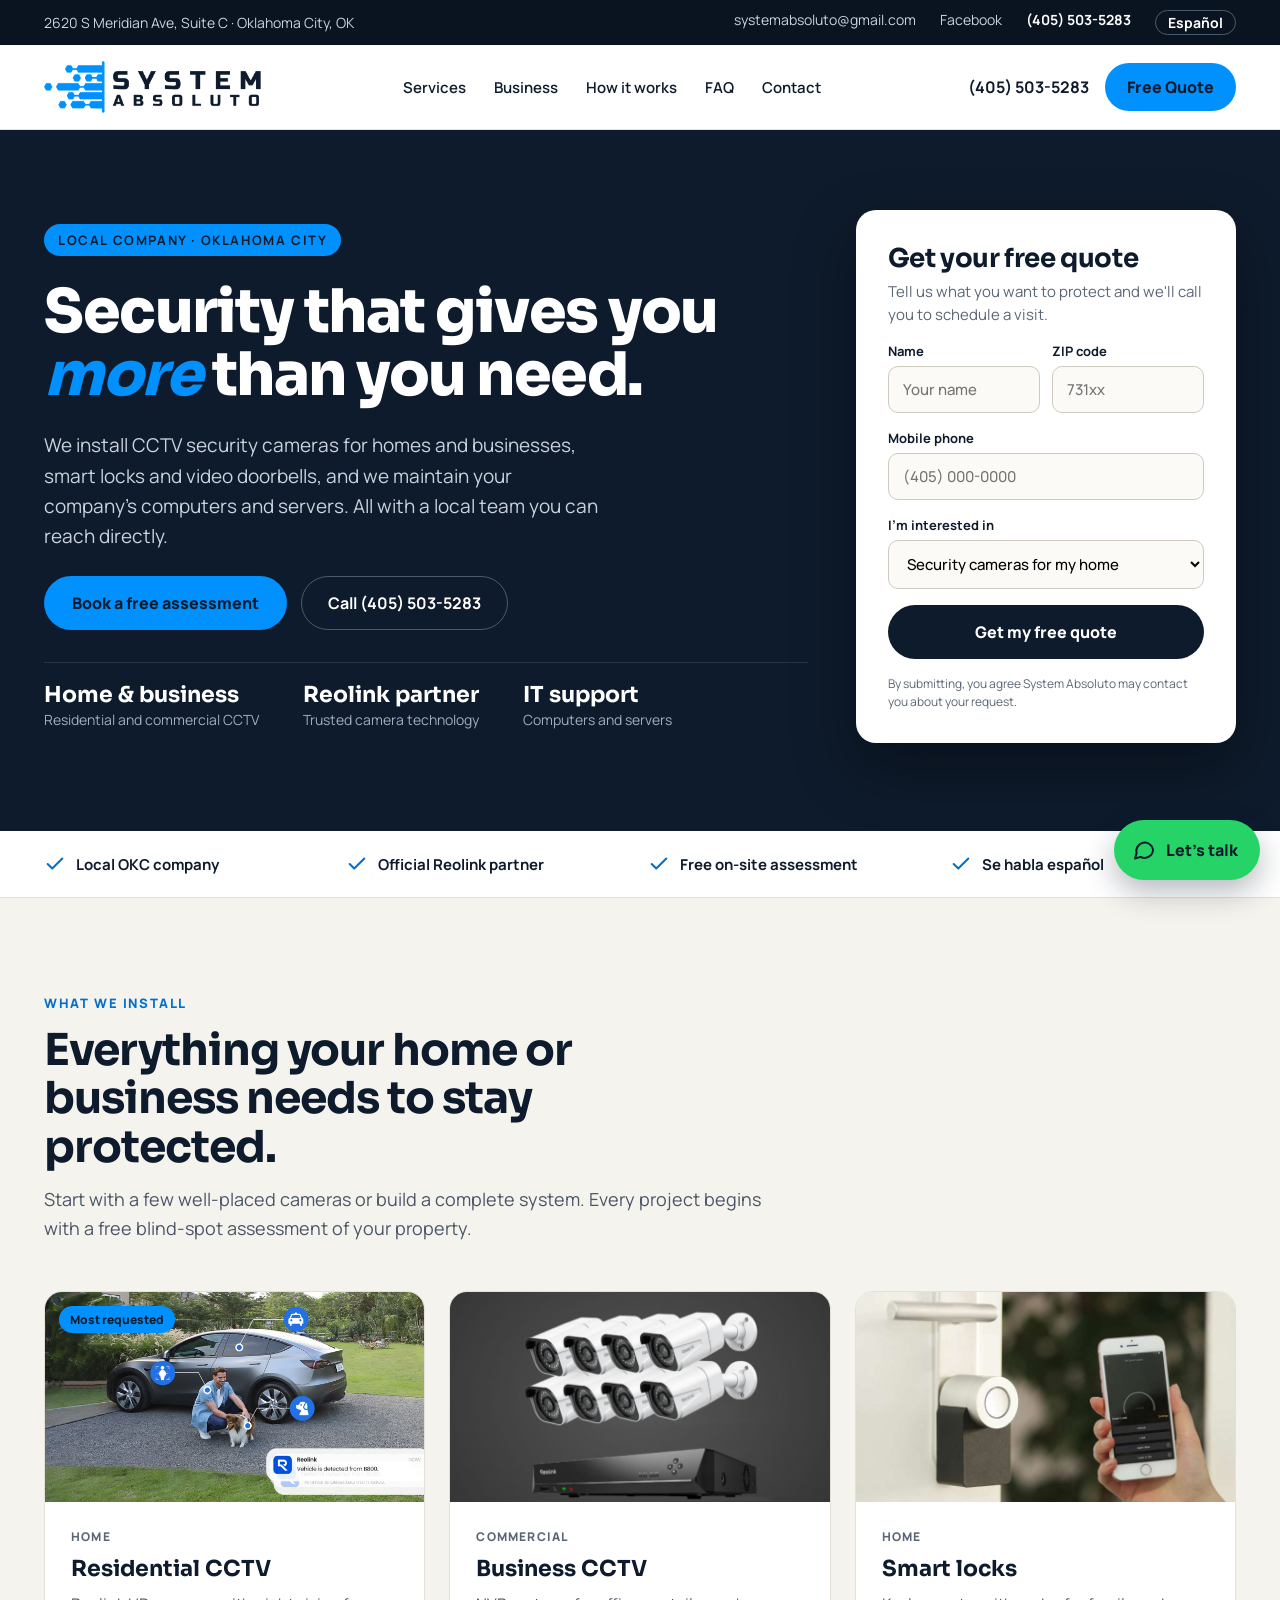
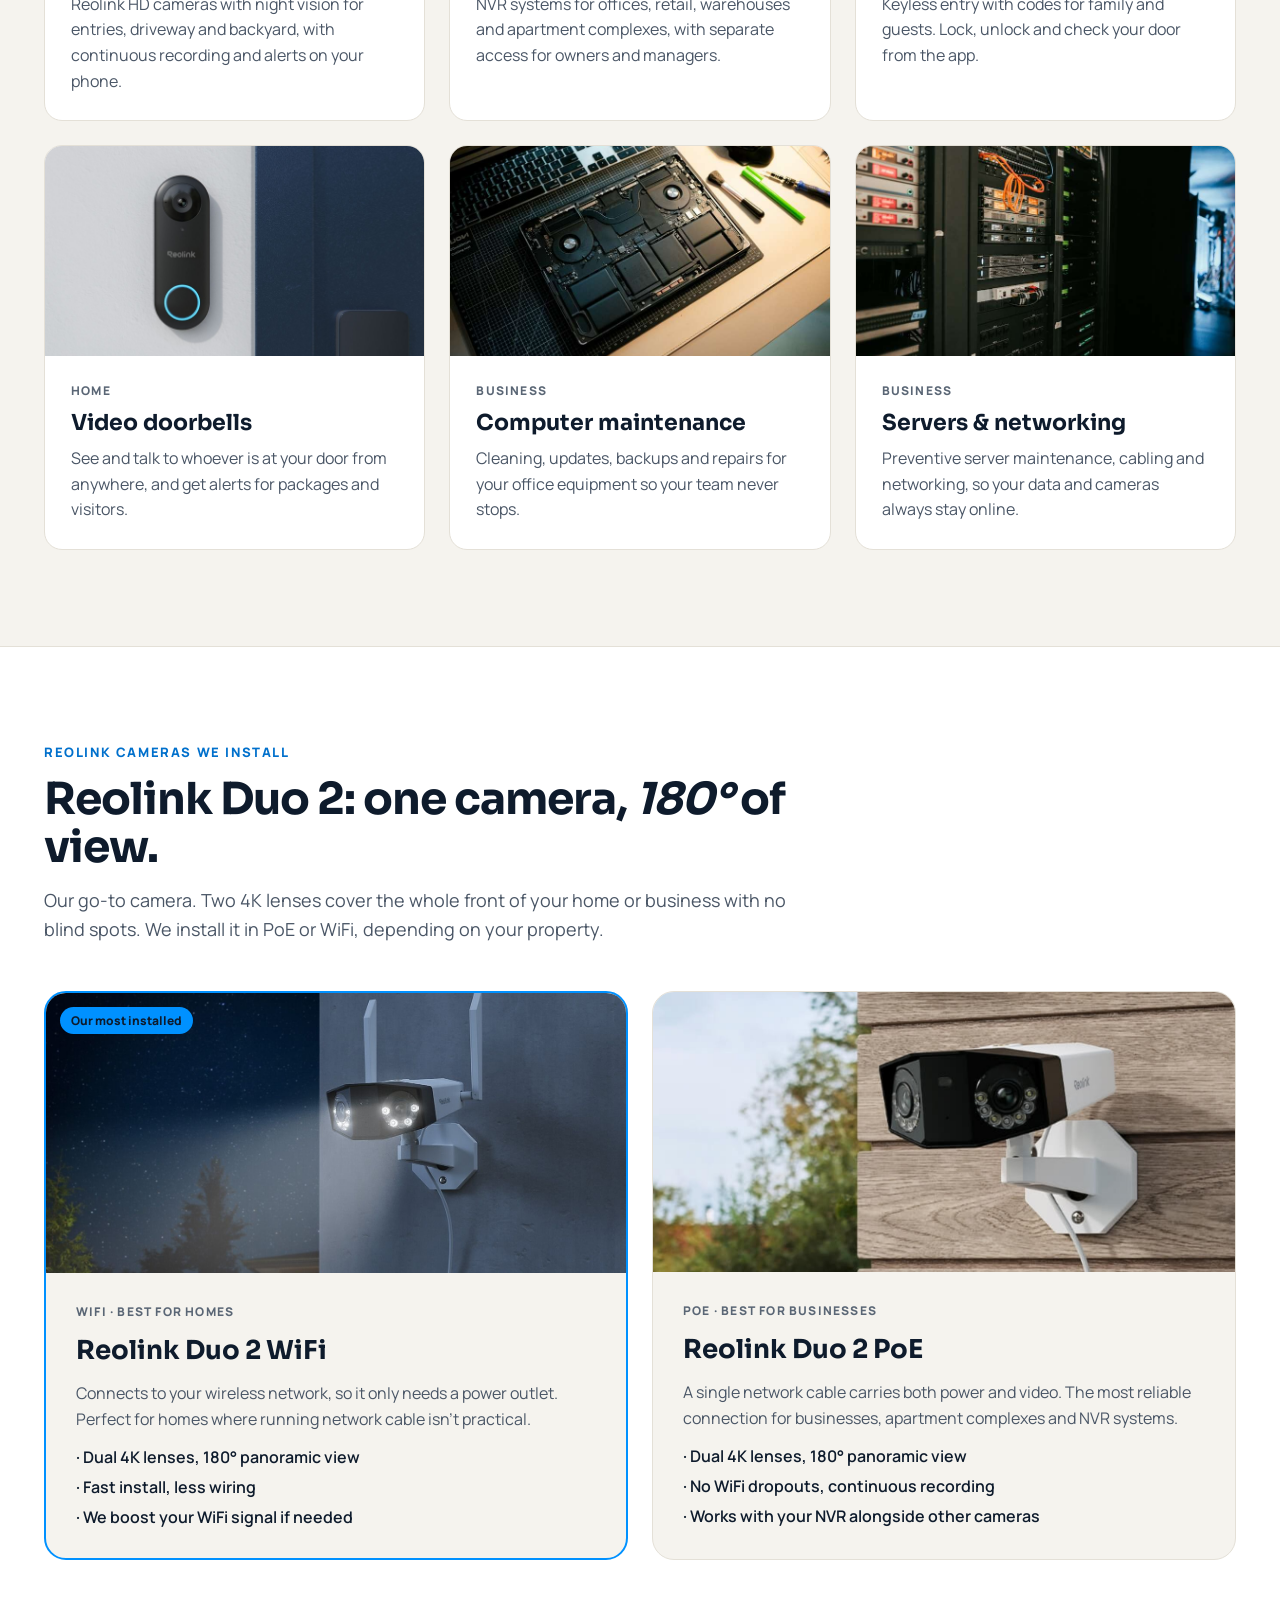
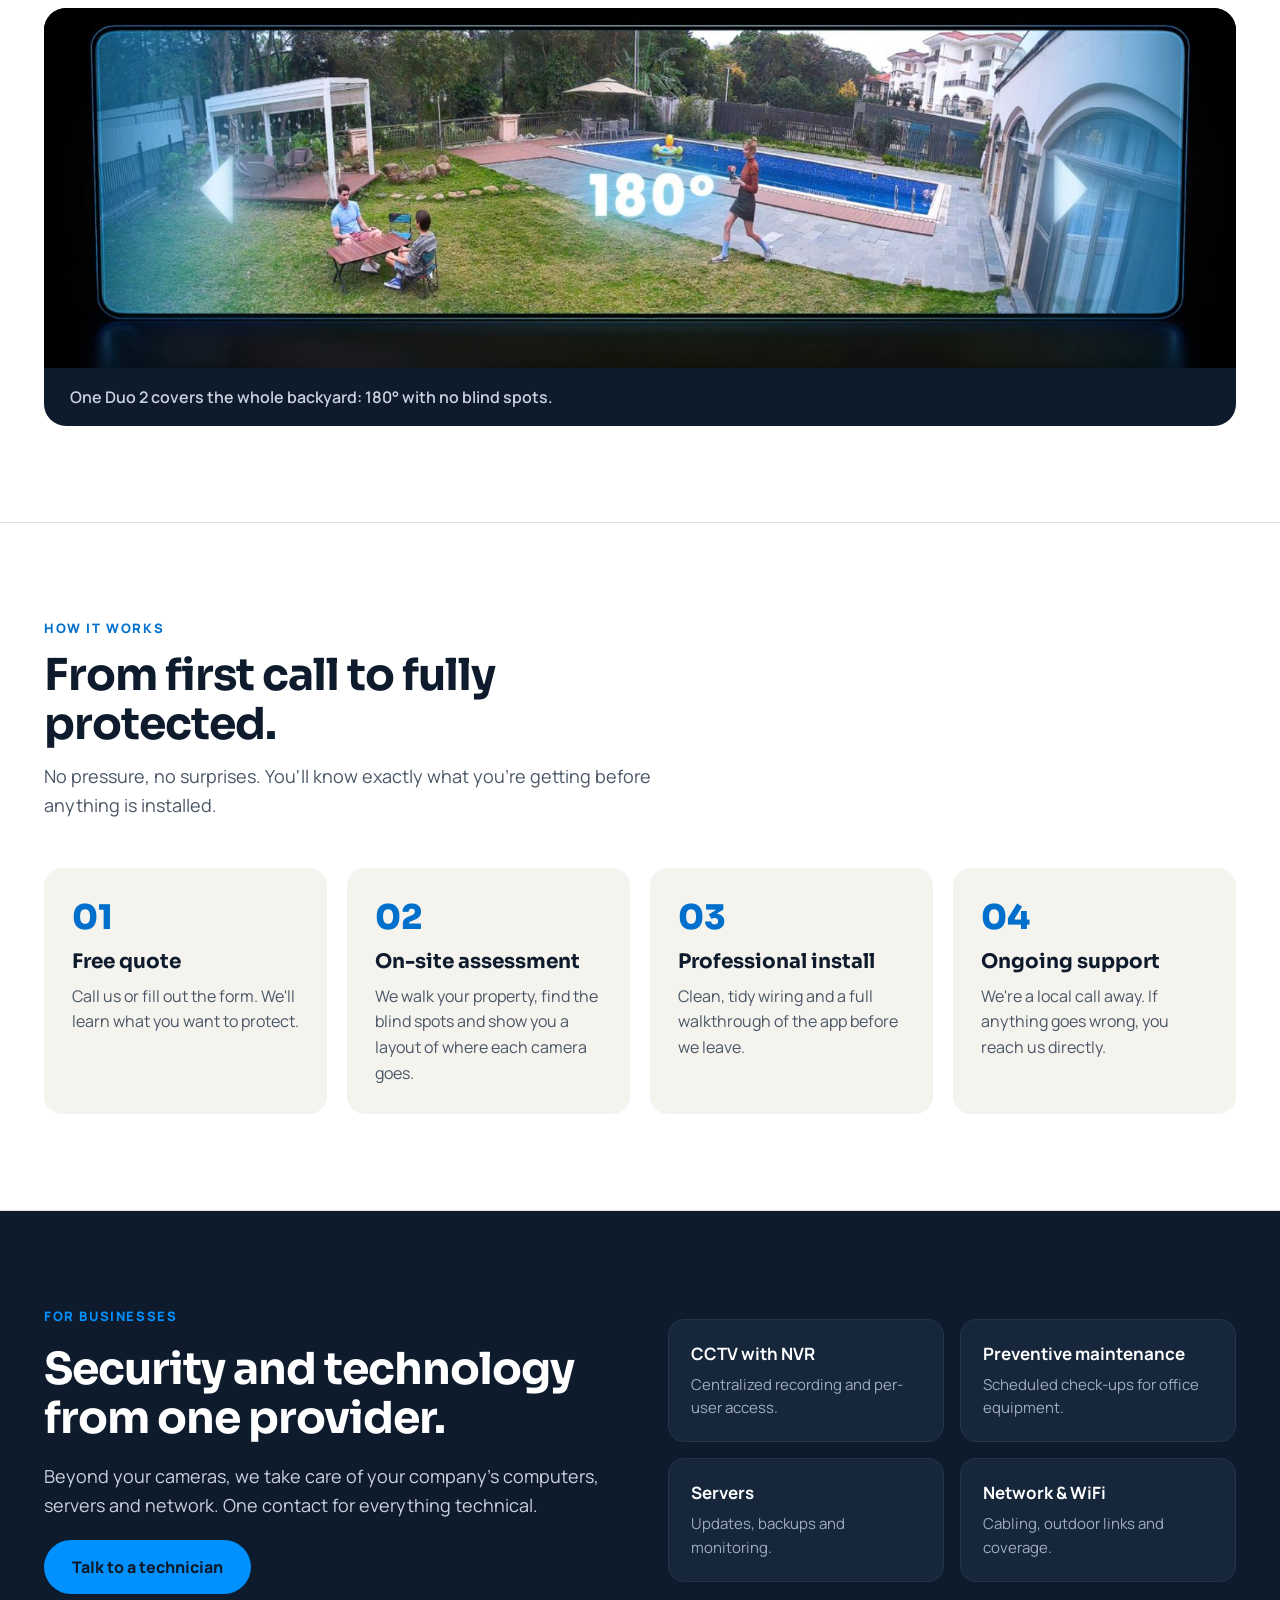
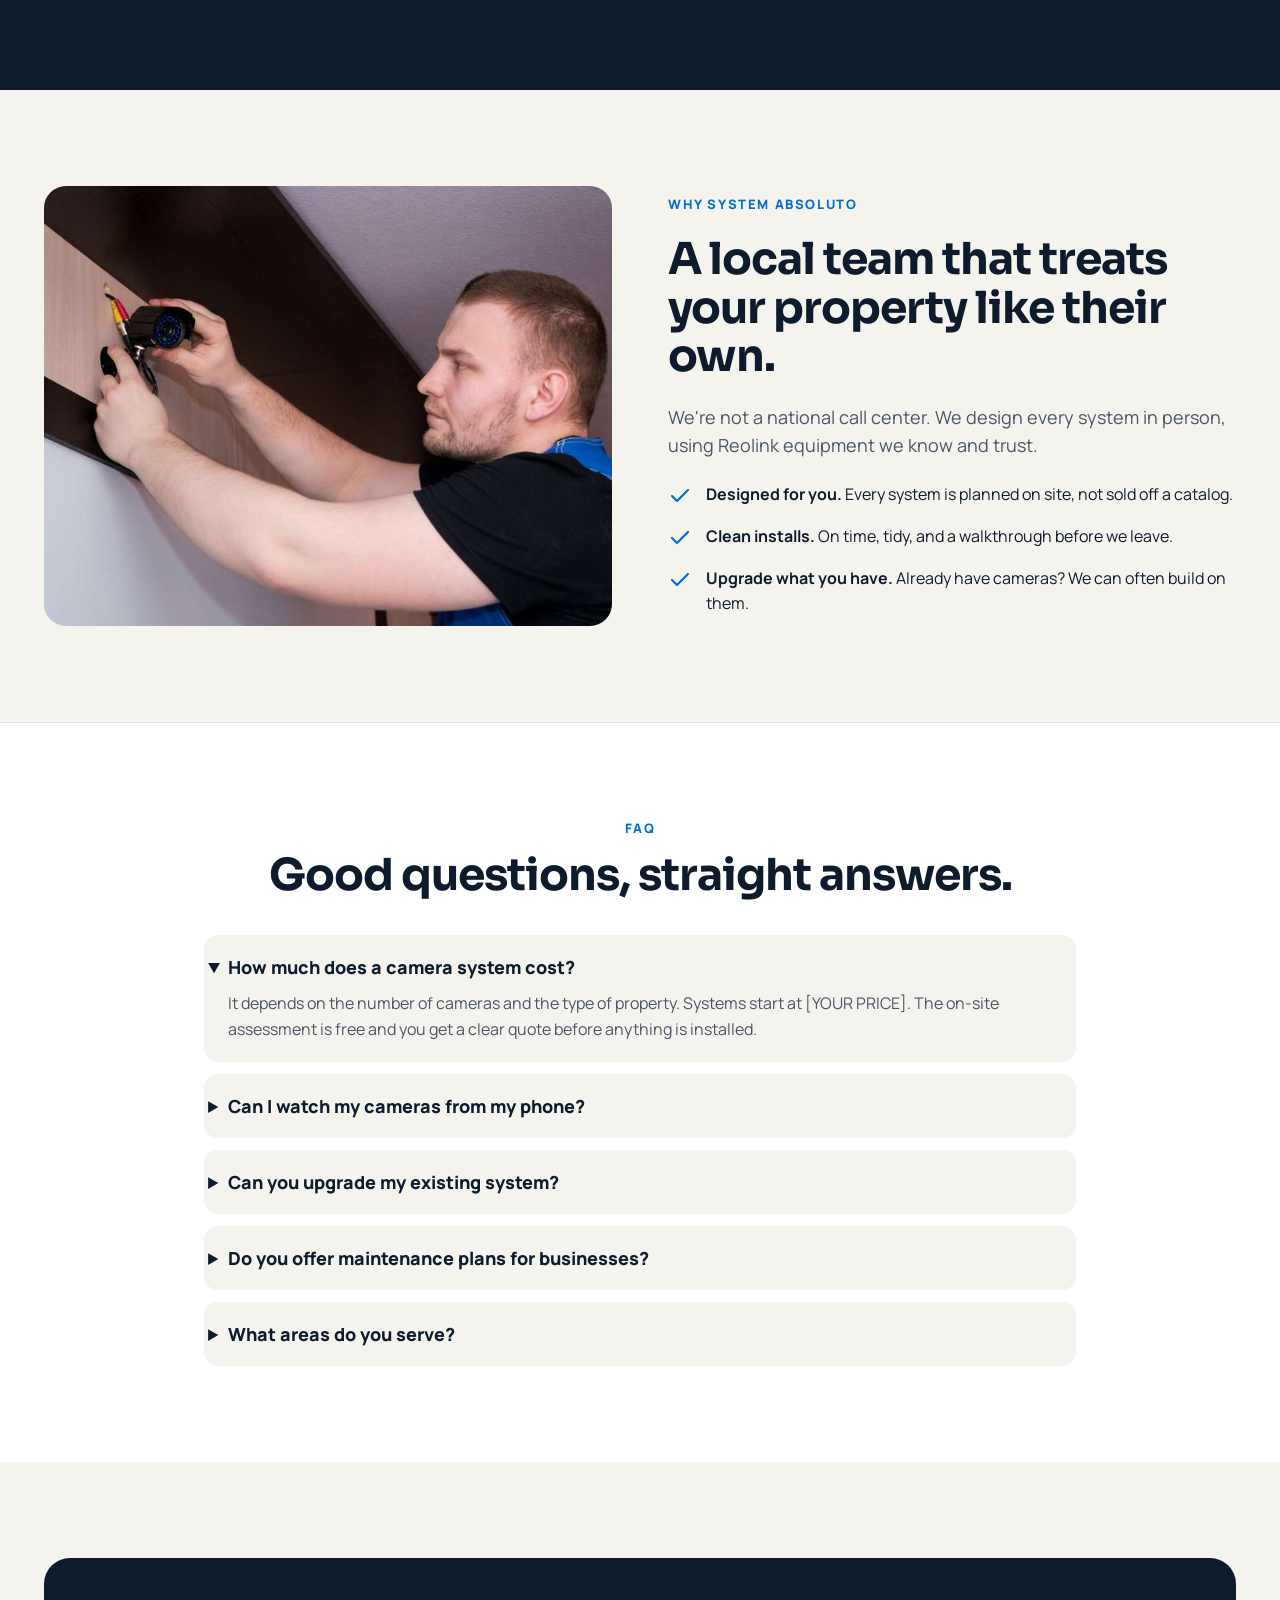
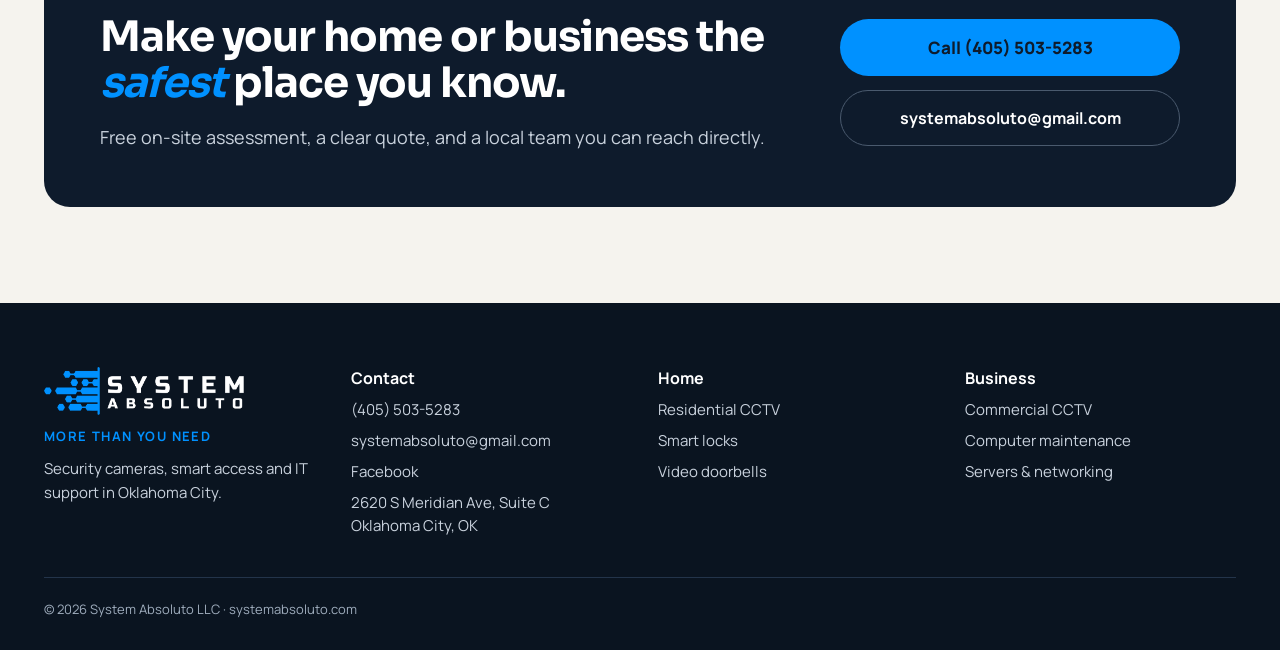
<file: index.html>
<!doctype html>
<html lang="en">
<head>
<meta charset="utf-8">
<meta name="viewport" content="width=device-width, initial-scale=1">
<title>System Absoluto LLC | Security Cameras & IT Support in Oklahoma City</title>
<meta name="description" content="Local Oklahoma City company installing Reolink security cameras (PoE & WiFi), smart locks and video doorbells, plus computer and server maintenance for businesses.">
<link rel="canonical" href="https://systemabsoluto.com/">
<link rel="alternate" hreflang="en" href="https://systemabsoluto.com/">
<link rel="alternate" hreflang="es" href="https://systemabsoluto.com/es/">
<meta property="og:type" content="website">
<meta property="og:title" content="System Absoluto LLC | Security Cameras & IT Support in Oklahoma City">
<meta property="og:description" content="Local Oklahoma City company installing Reolink security cameras (PoE & WiFi), smart locks and video doorbells, plus computer and server maintenance for businesses.">
<meta property="og:url" content="https://systemabsoluto.com/">
<meta property="og:image" content="https://systemabsoluto.com/images/og-image.jpg">
<meta property="og:locale" content="en_US">
<meta name="theme-color" content="#0E1B2C">
<link rel="icon" type="image/png" href="images/favicon.png">
<link rel="apple-touch-icon" href="images/apple-touch-icon.png">
<link rel="preconnect" href="https://fonts.googleapis.com">
<link rel="preconnect" href="https://fonts.gstatic.com" crossorigin>
<link href="https://fonts.googleapis.com/css2?family=Manrope:wght@400;500;600;700;800&amp;family=Sora:wght@500;600;700;800&amp;display=swap" rel="stylesheet">
<link rel="stylesheet" href="css/styles.css">
<script type="application/ld+json">
{"@context":"https://schema.org","@type":"LocalBusiness","name":"System Absoluto LLC","slogan":"More than you need","url":"https://systemabsoluto.com/","telephone":"+1-405-503-5283","email":"systemabsoluto@gmail.com","image":"https://systemabsoluto.com/images/og-image.jpg","address":{"@type":"PostalAddress","streetAddress":"2620 S Meridian Ave, Suite C","addressLocality":"Oklahoma City","addressRegion":"OK","addressCountry":"US"},"sameAs":["https://www.facebook.com/Systemabsolutollc"]}
</script>
</head>
<body>
<div style="font-family: 'Manrope', system-ui, sans-serif; color: #0E1B2C; background: #F5F3EE; width: 100%">

<!-- Top bar -->
<div style="background: #0A1420; color: #C9D2DD; font-size: 14px">
<div style="max-width: 1240px; margin: 0 auto; padding: 10px 24px; display: flex; flex-wrap: wrap; gap: 8px 28px; justify-content: space-between; align-items: center">
<span>2620 S Meridian Ave, Suite C · Oklahoma City, OK</span>
<div style="display: flex; flex-wrap: wrap; gap: 8px 24px">
<a href="mailto:systemabsoluto@gmail.com" style="color: #C9D2DD; text-decoration: none">systemabsoluto@gmail.com</a>
<a href="https://www.facebook.com/Systemabsolutollc" target="_blank" rel="noopener" style="color: #C9D2DD; text-decoration: none">Facebook</a>
<a href="tel:+14055035283" style="color: #FFFFFF; text-decoration: none; font-weight: 700">(405) 503-5283</a>
<a href="es/" hreflang="es" style="color: #FFFFFF; text-decoration: none; font-weight: 700; border: 1px solid #4A5A6E; border-radius: 999px; padding: 2px 12px">Español</a>
</div>
</div>
</div>

<!-- Nav -->
<header style="background: #FFFFFF; border-bottom: 1px solid #E4E0D7">
<div style="max-width: 1240px; margin: 0 auto; padding: 16px 24px; display: flex; flex-wrap: wrap; gap: 16px 32px; align-items: center; justify-content: space-between">
<a href="#home" style="display: flex; align-items: center; gap: 12px; text-decoration: none; color: #0E1B2C">
<img src="images/logo-system-absoluto.png" alt="System Absoluto" style="height: 52px; width: auto; display: block">
</a>
<nav aria-label="Main" style="display: flex; flex-wrap: wrap; gap: 6px 28px; font-weight: 600; font-size: 15px">
<a href="#services" style="text-decoration: none">Services</a>
<a href="#business" style="text-decoration: none">Business</a>
<a href="#process" style="text-decoration: none">How it works</a>
<a href="#faq" style="text-decoration: none">FAQ</a>
<a href="#contact" style="text-decoration: none">Contact</a>
</nav>
<div style="display: flex; flex-wrap: wrap; gap: 12px; align-items: center">
<a href="tel:+14055035283" style="font-weight: 700; text-decoration: none; padding: 12px 4px">(405) 503-5283</a>
<a href="#quote" style="background: #0091FF; color: #0E1B2C; font-weight: 800; text-decoration: none; padding: 13px 22px; border-radius: 999px">Free Quote</a>
</div>
</div>
</header>

<!-- Hero -->
<section id="home" style="background: #0E1B2C; color: #FFFFFF">
<div style="max-width: 1240px; margin: 0 auto; padding: 80px 24px 88px; display: flex; flex-wrap: wrap; gap: 48px; align-items: center">
<div style="flex: 999 1 520px; min-width: 0; display: flex; flex-direction: column; gap: 24px">
<span style="align-self: flex-start; font-size: 13px; font-weight: 700; letter-spacing: 1.6px; text-transform: uppercase; color: #0E1B2C; background: #0091FF; padding: 7px 14px; border-radius: 999px">Local company · Oklahoma City</span>
<h1 style="margin: 0; font-size: 60px; line-height: 1.05; letter-spacing: -1.5px; font-weight: 800">Security that gives you <span style="color: #0091FF; font-style: italic">more</span> than you need.</h1>
<p style="margin: 0; font-size: 19px; line-height: 1.6; color: #C9D2DD; max-width: 560px">We install CCTV security cameras for homes and businesses, smart locks and video doorbells, and we maintain your company's computers and servers. All with a local team you can reach directly.</p>
<div style="display: flex; flex-wrap: wrap; gap: 14px">
<a href="#quote" style="background: #0091FF; color: #0E1B2C; font-weight: 800; text-decoration: none; padding: 16px 28px; border-radius: 999px; font-size: 16px">Book a free assessment</a>
<a href="tel:+14055035283" style="color: #FFFFFF; font-weight: 700; text-decoration: none; padding: 15px 26px; border-radius: 999px; border: 1.5px solid #4A5A6E; font-size: 16px">Call (405) 503-5283</a>
</div>
<div style="display: flex; flex-wrap: wrap; gap: 28px 44px; padding-top: 18px; border-top: 1px solid #23344A; margin-top: 8px">
<div style="display: flex; flex-direction: column; gap: 2px"><strong style="font-family: 'Sora', sans-serif; font-size: 22px">Home &amp; business</strong><span style="color: #9FADBD; font-size: 14px">Residential and commercial CCTV</span></div>
<div style="display: flex; flex-direction: column; gap: 2px"><strong style="font-family: 'Sora', sans-serif; font-size: 22px">Reolink partner</strong><span style="color: #9FADBD; font-size: 14px">Trusted camera technology</span></div>
<div style="display: flex; flex-direction: column; gap: 2px"><strong style="font-family: 'Sora', sans-serif; font-size: 22px">IT support</strong><span style="color: #9FADBD; font-size: 14px">Computers and servers</span></div>
</div>
</div>

<!-- Form -->
<form id="quote" data-wa-form="" style="flex: 1 1 380px; min-width: 0; background: #FFFFFF; color: #0E1B2C; border-radius: 20px; padding: 32px; display: flex; flex-direction: column; gap: 16px; box-shadow: 0 24px 60px rgba(0,0,0,0.35)">
<div style="display: flex; flex-direction: column; gap: 6px">
<h2 style="margin: 0; font-size: 26px; letter-spacing: -0.4px">Get your free quote</h2>
<p style="margin: 0; color: #5A6675; font-size: 15px; line-height: 1.5">Tell us what you want to protect and we'll call you to schedule a visit.</p>
</div>
<div style="display: grid; grid-template-columns: repeat(2, minmax(0, 1fr)); gap: 12px">
<label style="display: flex; flex-direction: column; gap: 6px; font-size: 13px; font-weight: 700">Name<input name="name" type="text" placeholder="Your name" style="font: inherit; font-weight: 500; font-size: 15px; padding: 12px 14px; border: 1px solid #CFCAC0; border-radius: 10px; background: #FBFAF7"></label>
<label style="display: flex; flex-direction: column; gap: 6px; font-size: 13px; font-weight: 700">ZIP code<input name="zip" type="text" placeholder="731xx" style="font: inherit; font-weight: 500; font-size: 15px; padding: 12px 14px; border: 1px solid #CFCAC0; border-radius: 10px; background: #FBFAF7"></label>
</div>
<label style="display: flex; flex-direction: column; gap: 6px; font-size: 13px; font-weight: 700">Mobile phone<input name="phone" type="tel" placeholder="(405) 000-0000" style="font: inherit; font-weight: 500; font-size: 15px; padding: 12px 14px; border: 1px solid #CFCAC0; border-radius: 10px; background: #FBFAF7"></label>
<label style="display: flex; flex-direction: column; gap: 6px; font-size: 13px; font-weight: 700">I'm interested in
<select name="interest" style="font: inherit; font-weight: 500; font-size: 15px; padding: 12px 14px; border: 1px solid #CFCAC0; border-radius: 10px; background: #FBFAF7">
<option>Security cameras for my home</option>
<option>Security cameras for my business</option>
<option>Smart lock</option>
<option>Video doorbell</option>
<option>Computer maintenance</option>
<option>Server maintenance</option>
</select>
</label>
<button type="submit" style="font: inherit; font-weight: 800; font-size: 16px; background: #0E1B2C; color: #FFFFFF; border: 0; border-radius: 999px; padding: 16px; cursor: pointer">Get my free quote</button>
<p style="margin: 0; font-size: 12px; color: #5A6675; line-height: 1.5">By submitting, you agree System Absoluto may contact you about your request.</p>
</form>
</div>
</section>

<!-- Trust strip -->
<div style="background: #FFFFFF; border-bottom: 1px solid #E4E0D7">
<div style="max-width: 1240px; margin: 0 auto; padding: 22px 24px; display: grid; grid-template-columns: repeat(auto-fit, minmax(220px, 1fr)); gap: 16px; font-weight: 700; font-size: 15px">
<div style="display: flex; gap: 10px; align-items: center"><svg width="22" height="22" viewBox="0 0 24 24" fill="none" stroke="#0070CC" stroke-width="2.2" stroke-linecap="round" stroke-linejoin="round" aria-hidden="true"><path d="M20 6 9 17l-5-5"></path></svg>Local OKC company</div>
<div style="display: flex; gap: 10px; align-items: center"><svg width="22" height="22" viewBox="0 0 24 24" fill="none" stroke="#0070CC" stroke-width="2.2" stroke-linecap="round" stroke-linejoin="round" aria-hidden="true"><path d="M20 6 9 17l-5-5"></path></svg>Official Reolink partner</div>
<div style="display: flex; gap: 10px; align-items: center"><svg width="22" height="22" viewBox="0 0 24 24" fill="none" stroke="#0070CC" stroke-width="2.2" stroke-linecap="round" stroke-linejoin="round" aria-hidden="true"><path d="M20 6 9 17l-5-5"></path></svg>Free on-site assessment</div>
<div style="display: flex; gap: 10px; align-items: center"><svg width="22" height="22" viewBox="0 0 24 24" fill="none" stroke="#0070CC" stroke-width="2.2" stroke-linecap="round" stroke-linejoin="round" aria-hidden="true"><path d="M20 6 9 17l-5-5"></path></svg>Se habla español</div>
</div>
</div>

<!-- Services -->
<section id="services" style="max-width: 1240px; margin: 0 auto; padding: 96px 24px; display: flex; flex-direction: column; gap: 48px">
<div style="display: flex; flex-direction: column; gap: 14px; max-width: 720px">
<span style="font-size: 13px; font-weight: 800; letter-spacing: 1.6px; text-transform: uppercase; color: #0070CC">What we install</span>
<h2 style="margin: 0; font-size: 44px; line-height: 1.1; letter-spacing: -1px">Everything your home or business needs to stay protected.</h2>
<p style="margin: 0; font-size: 18px; line-height: 1.6; color: #4A5666">Start with a few well-placed cameras or build a complete system. Every project begins with a free blind-spot assessment of your property.</p>
</div>
<div style="display: grid; grid-template-columns: repeat(auto-fit, minmax(340px, 1fr)); gap: 24px">

<article style="background: #FFFFFF; border-radius: 18px; overflow: hidden; border: 1px solid #E4E0D7; display: flex; flex-direction: column">
<div style="height: 210px; background: #DCE3EA; display: flex; flex-direction: column; align-items: center; justify-content: center; gap: 8px; color: #4A5666; font-size: 13px; font-weight: 600; position: relative">
<img src="images/reolink-deteccion-persona-auto.jpg" alt="Reolink camera detecting a person and car in a home driveway" style="width: 100%; height: 100%; object-fit: cover; display: block">
<span style="position: absolute; top: 14px; left: 14px; background: #0091FF; color: #0E1B2C; font-size: 12px; font-weight: 800; padding: 5px 11px; border-radius: 999px">Most requested</span>
</div>
<div style="padding: 26px; display: flex; flex-direction: column; gap: 10px">
<span style="font-size: 12px; font-weight: 800; letter-spacing: 1.2px; text-transform: uppercase; color: #5A6675">Home</span>
<h3 style="margin: 0; font-size: 22px">Residential CCTV</h3>
<p style="margin: 0; color: #4A5666; line-height: 1.6">Reolink HD cameras with night vision for entries, driveway and backyard, with continuous recording and alerts on your phone.</p>
</div>
</article>

<article style="background: #FFFFFF; border-radius: 18px; overflow: hidden; border: 1px solid #E4E0D7; display: flex; flex-direction: column">
<div style="height: 210px; background: #DCE3EA; display: flex; flex-direction: column; align-items: center; justify-content: center; gap: 8px; color: #4A5666; font-size: 13px; font-weight: 600">
<img src="images/reolink-nvr-kit-16-canales.jpg" alt="Reolink 16-channel NVR kit with PoE cameras" style="width: 100%; height: 100%; object-fit: cover; display: block">
</div>
<div style="padding: 26px; display: flex; flex-direction: column; gap: 10px">
<span style="font-size: 12px; font-weight: 800; letter-spacing: 1.2px; text-transform: uppercase; color: #5A6675">Commercial</span>
<h3 style="margin: 0; font-size: 22px">Business CCTV</h3>
<p style="margin: 0; color: #4A5666; line-height: 1.6">NVR systems for offices, retail, warehouses and apartment complexes, with separate access for owners and managers.</p>
</div>
</article>

<article style="background: #FFFFFF; border-radius: 18px; overflow: hidden; border: 1px solid #E4E0D7; display: flex; flex-direction: column">
<div style="height: 210px; background: #DCE3EA; display: flex; flex-direction: column; align-items: center; justify-content: center; gap: 8px; color: #4A5666; font-size: 13px; font-weight: 600">
<img src="images/unsplash-cerradura-inteligente.jpg" alt="Smart lock opened from a phone" style="width: 100%; height: 100%; object-fit: cover; display: block">
</div>
<div style="padding: 26px; display: flex; flex-direction: column; gap: 10px">
<span style="font-size: 12px; font-weight: 800; letter-spacing: 1.2px; text-transform: uppercase; color: #5A6675">Home</span>
<h3 style="margin: 0; font-size: 22px">Smart locks</h3>
<p style="margin: 0; color: #4A5666; line-height: 1.6">Keyless entry with codes for family and guests. Lock, unlock and check your door from the app.</p>
</div>
</article>

<article style="background: #FFFFFF; border-radius: 18px; overflow: hidden; border: 1px solid #E4E0D7; display: flex; flex-direction: column">
<div style="height: 210px; background: #DCE3EA; display: flex; flex-direction: column; align-items: center; justify-content: center; gap: 8px; color: #4A5666; font-size: 13px; font-weight: 600">
<img src="images/reolink-timbre-wifi.jpg" alt="Reolink video doorbell next to a front door" style="width: 100%; height: 100%; object-fit: cover; display: block">
</div>
<div style="padding: 26px; display: flex; flex-direction: column; gap: 10px">
<span style="font-size: 12px; font-weight: 800; letter-spacing: 1.2px; text-transform: uppercase; color: #5A6675">Home</span>
<h3 style="margin: 0; font-size: 22px">Video doorbells</h3>
<p style="margin: 0; color: #4A5666; line-height: 1.6">See and talk to whoever is at your door from anywhere, and get alerts for packages and visitors.</p>
</div>
</article>

<article style="background: #FFFFFF; border-radius: 18px; overflow: hidden; border: 1px solid #E4E0D7; display: flex; flex-direction: column">
<div style="height: 210px; background: #DCE3EA; display: flex; flex-direction: column; align-items: center; justify-content: center; gap: 8px; color: #4A5666; font-size: 13px; font-weight: 600">
<img src="images/unsplash-laptop-mantenimiento.jpg" alt="Open laptop during maintenance" style="width: 100%; height: 100%; object-fit: cover; display: block">
</div>
<div style="padding: 26px; display: flex; flex-direction: column; gap: 10px">
<span style="font-size: 12px; font-weight: 800; letter-spacing: 1.2px; text-transform: uppercase; color: #5A6675">Business</span>
<h3 style="margin: 0; font-size: 22px">Computer maintenance</h3>
<p style="margin: 0; color: #4A5666; line-height: 1.6">Cleaning, updates, backups and repairs for your office equipment so your team never stops.</p>
</div>
</article>

<article style="background: #FFFFFF; border-radius: 18px; overflow: hidden; border: 1px solid #E4E0D7; display: flex; flex-direction: column">
<div style="height: 210px; background: #DCE3EA; display: flex; flex-direction: column; align-items: center; justify-content: center; gap: 8px; color: #4A5666; font-size: 13px; font-weight: 600">
<img src="images/unsplash-rack-servidores.jpg" alt="Server rack with network cabling" style="width: 100%; height: 100%; object-fit: cover; display: block">
</div>
<div style="padding: 26px; display: flex; flex-direction: column; gap: 10px">
<span style="font-size: 12px; font-weight: 800; letter-spacing: 1.2px; text-transform: uppercase; color: #5A6675">Business</span>
<h3 style="margin: 0; font-size: 22px">Servers &amp; networking</h3>
<p style="margin: 0; color: #4A5666; line-height: 1.6">Preventive server maintenance, cabling and networking, so your data and cameras always stay online.</p>
</div>
</article>

</div>
</section>

<!-- PoE & WiFi cameras -->
<section id="cameras" style="background: #FFFFFF; border-top: 1px solid #E4E0D7">
<div style="max-width: 1240px; margin: 0 auto; padding: 96px 24px; display: flex; flex-direction: column; gap: 48px">
<div style="display: flex; flex-direction: column; gap: 14px; max-width: 760px">
<span style="font-size: 13px; font-weight: 800; letter-spacing: 1.6px; text-transform: uppercase; color: #0070CC">Reolink cameras we install</span>
<h2 style="margin: 0; font-size: 44px; line-height: 1.1; letter-spacing: -1px">Reolink Duo 2: one camera, <span style="font-style: italic">180°</span> of view.</h2>
<p style="margin: 0; font-size: 18px; line-height: 1.6; color: #4A5666">Our go-to camera. Two 4K lenses cover the whole front of your home or business with no blind spots. We install it in PoE or WiFi, depending on your property.</p>
</div>
<div style="display: grid; grid-template-columns: repeat(auto-fit, minmax(380px, 1fr)); gap: 24px">

<article style="background: #F5F3EE; border-radius: 22px; overflow: hidden; display: flex; flex-direction: column; border: 2px solid #0091FF">
<div style="height: 280px; background: #DCE3EA; display: flex; flex-direction: column; align-items: center; justify-content: center; gap: 8px; color: #4A5666; font-size: 13px; font-weight: 600; position: relative">
<img src="images/reolink-duo2-wifi-casa.jpg" alt="Reolink Duo 2 WiFi camera installed on a home" style="width: 100%; height: 100%; object-fit: cover; display: block">
<span style="position: absolute; top: 14px; left: 14px; background: #0091FF; color: #0E1B2C; font-size: 12px; font-weight: 800; padding: 5px 11px; border-radius: 999px">Our most installed</span>
</div>
<div style="padding: 30px; display: flex; flex-direction: column; gap: 14px">
<span style="font-size: 12px; font-weight: 800; letter-spacing: 1.2px; text-transform: uppercase; color: #5A6675">WiFi · Best for homes</span>
<h3 style="margin: 0; font-size: 26px">Reolink Duo 2 WiFi</h3>
<p style="margin: 0; color: #4A5666; line-height: 1.6">Connects to your wireless network, so it only needs a power outlet. Perfect for homes where running network cable isn't practical.</p>
<ul style="list-style: none; margin: 0; padding: 0; display: flex; flex-direction: column; gap: 8px; font-weight: 600">
<li>· Dual 4K lenses, 180° panoramic view</li>
<li>· Fast install, less wiring</li>
<li>· We boost your WiFi signal if needed</li>
</ul>
</div>
</article>

<article style="background: #F5F3EE; border-radius: 22px; overflow: hidden; display: flex; flex-direction: column; border: 1px solid #E4E0D7">
<div style="height: 280px; background: #DCE3EA; display: flex; flex-direction: column; align-items: center; justify-content: center; gap: 8px; color: #4A5666; font-size: 13px; font-weight: 600">
<img src="images/reolink-duo2-poe-pared.jpg" alt="Reolink Duo 2 PoE camera mounted on a wall" style="width: 100%; height: 100%; object-fit: cover; display: block">
</div>
<div style="padding: 30px; display: flex; flex-direction: column; gap: 14px">
<span style="font-size: 12px; font-weight: 800; letter-spacing: 1.2px; text-transform: uppercase; color: #5A6675">PoE · Best for businesses</span>
<h3 style="margin: 0; font-size: 26px">Reolink Duo 2 PoE</h3>
<p style="margin: 0; color: #4A5666; line-height: 1.6">A single network cable carries both power and video. The most reliable connection for businesses, apartment complexes and NVR systems.</p>
<ul style="list-style: none; margin: 0; padding: 0; display: flex; flex-direction: column; gap: 8px; font-weight: 600">
<li>· Dual 4K lenses, 180° panoramic view</li>
<li>· No WiFi dropouts, continuous recording</li>
<li>· Works with your NVR alongside other cameras</li>
</ul>
</div>
</article>

</div>
<figure style="margin: 0; border-radius: 22px; overflow: hidden; background: #0E1B2C; display: flex; flex-direction: column">
<img src="images/reolink-duo2-vista-180-piscina.jpg" alt="Reolink Duo 2 180° panoramic view over a backyard" style="width: 100%; height: 360px; object-fit: cover; display: block">
<figcaption style="padding: 18px 26px; color: #C9D2DD; font-weight: 600; font-size: 16px">One Duo 2 covers the whole backyard: 180° with no blind spots.</figcaption>
</figure>
</div>
</section>

<!-- Process -->
<section id="process" style="background: #FFFFFF; border-top: 1px solid #E4E0D7; border-bottom: 1px solid #E4E0D7">
<div style="max-width: 1240px; margin: 0 auto; padding: 96px 24px; display: flex; flex-direction: column; gap: 48px">
<div style="display: flex; flex-direction: column; gap: 14px; max-width: 680px">
<span style="font-size: 13px; font-weight: 800; letter-spacing: 1.6px; text-transform: uppercase; color: #0070CC">How it works</span>
<h2 style="margin: 0; font-size: 44px; line-height: 1.1; letter-spacing: -1px">From first call to fully protected.</h2>
<p style="margin: 0; font-size: 18px; line-height: 1.6; color: #4A5666">No pressure, no surprises. You'll know exactly what you're getting before anything is installed.</p>
</div>
<ol style="list-style: none; margin: 0; padding: 0; display: grid; grid-template-columns: repeat(auto-fit, minmax(240px, 1fr)); gap: 20px">
<li style="background: #F5F3EE; border-radius: 18px; padding: 28px; display: flex; flex-direction: column; gap: 10px">
<span style="font-family: 'Sora', sans-serif; font-weight: 800; font-size: 34px; color: #0070CC">01</span>
<h3 style="margin: 0; font-size: 20px">Free quote</h3>
<p style="margin: 0; color: #4A5666; line-height: 1.6">Call us or fill out the form. We'll learn what you want to protect.</p>
</li>
<li style="background: #F5F3EE; border-radius: 18px; padding: 28px; display: flex; flex-direction: column; gap: 10px">
<span style="font-family: 'Sora', sans-serif; font-weight: 800; font-size: 34px; color: #0070CC">02</span>
<h3 style="margin: 0; font-size: 20px">On-site assessment</h3>
<p style="margin: 0; color: #4A5666; line-height: 1.6">We walk your property, find the blind spots and show you a layout of where each camera goes.</p>
</li>
<li style="background: #F5F3EE; border-radius: 18px; padding: 28px; display: flex; flex-direction: column; gap: 10px">
<span style="font-family: 'Sora', sans-serif; font-weight: 800; font-size: 34px; color: #0070CC">03</span>
<h3 style="margin: 0; font-size: 20px">Professional install</h3>
<p style="margin: 0; color: #4A5666; line-height: 1.6">Clean, tidy wiring and a full walkthrough of the app before we leave.</p>
</li>
<li style="background: #F5F3EE; border-radius: 18px; padding: 28px; display: flex; flex-direction: column; gap: 10px">
<span style="font-family: 'Sora', sans-serif; font-weight: 800; font-size: 34px; color: #0070CC">04</span>
<h3 style="margin: 0; font-size: 20px">Ongoing support</h3>
<p style="margin: 0; color: #4A5666; line-height: 1.6">We're a local call away. If anything goes wrong, you reach us directly.</p>
</li>
</ol>
</div>
</section>

<!-- Business -->
<section id="business" style="background: #0E1B2C; color: #FFFFFF">
<div style="max-width: 1240px; margin: 0 auto; padding: 96px 24px; display: flex; flex-wrap: wrap; gap: 56px; align-items: center">
<div style="flex: 1 1 420px; min-width: 0; display: flex; flex-direction: column; gap: 20px">
<span style="font-size: 13px; font-weight: 800; letter-spacing: 1.6px; text-transform: uppercase; color: #0091FF">For businesses</span>
<h2 style="margin: 0; font-size: 44px; line-height: 1.1; letter-spacing: -1px">Security and technology from one provider.</h2>
<p style="margin: 0; font-size: 18px; line-height: 1.6; color: #C9D2DD">Beyond your cameras, we take care of your company's computers, servers and network. One contact for everything technical.</p>
<a href="#quote" style="align-self: flex-start; background: #0091FF; color: #0E1B2C; font-weight: 800; text-decoration: none; padding: 16px 28px; border-radius: 999px">Talk to a technician</a>
</div>
<ul style="flex: 1 1 420px; min-width: 0; list-style: none; margin: 0; padding: 0; display: grid; grid-template-columns: repeat(auto-fit, minmax(220px, 1fr)); gap: 16px">
<li style="background: #16273C; border: 1px solid #23344A; border-radius: 16px; padding: 22px; display: flex; flex-direction: column; gap: 8px"><strong style="font-size: 17px">CCTV with NVR</strong><span style="color: #9FADBD; line-height: 1.55; font-size: 15px">Centralized recording and per-user access.</span></li>
<li style="background: #16273C; border: 1px solid #23344A; border-radius: 16px; padding: 22px; display: flex; flex-direction: column; gap: 8px"><strong style="font-size: 17px">Preventive maintenance</strong><span style="color: #9FADBD; line-height: 1.55; font-size: 15px">Scheduled check-ups for office equipment.</span></li>
<li style="background: #16273C; border: 1px solid #23344A; border-radius: 16px; padding: 22px; display: flex; flex-direction: column; gap: 8px"><strong style="font-size: 17px">Servers</strong><span style="color: #9FADBD; line-height: 1.55; font-size: 15px">Updates, backups and monitoring.</span></li>
<li style="background: #16273C; border: 1px solid #23344A; border-radius: 16px; padding: 22px; display: flex; flex-direction: column; gap: 8px"><strong style="font-size: 17px">Network &amp; WiFi</strong><span style="color: #9FADBD; line-height: 1.55; font-size: 15px">Cabling, outdoor links and coverage.</span></li>
</ul>
</div>
</section>

<!-- Why us -->
<section style="max-width: 1240px; margin: 0 auto; padding: 96px 24px; display: flex; flex-wrap: wrap; gap: 56px; align-items: center">
<div style="flex: 1 1 440px; min-width: 0; height: 440px; background: #DCE3EA; border-radius: 22px; overflow: hidden; display: flex; flex-direction: column; align-items: center; justify-content: center; gap: 10px; color: #4A5666; font-weight: 600; font-size: 14px">
<img src="images/unsplash-tecnico-instalando.jpg" alt="Technician installing a security camera" style="width: 100%; height: 100%; object-fit: cover; display: block">
</div>
<div style="flex: 1 1 440px; min-width: 0; display: flex; flex-direction: column; gap: 22px">
<span style="font-size: 13px; font-weight: 800; letter-spacing: 1.6px; text-transform: uppercase; color: #0070CC">Why System Absoluto</span>
<h2 style="margin: 0; font-size: 44px; line-height: 1.1; letter-spacing: -1px">A local team that treats your property like their own.</h2>
<p style="margin: 0; font-size: 18px; line-height: 1.6; color: #4A5666">We're not a national call center. We design every system in person, using Reolink equipment we know and trust.</p>
<ul style="list-style: none; margin: 0; padding: 0; display: flex; flex-direction: column; gap: 16px">
<li style="display: flex; gap: 14px"><svg width="24" height="24" viewBox="0 0 24 24" fill="none" stroke="#0070CC" stroke-width="2.2" stroke-linecap="round" stroke-linejoin="round" aria-hidden="true" style="flex: none; margin-top: 2px"><path d="M20 6 9 17l-5-5"></path></svg><span style="line-height: 1.55"><strong>Designed for you.</strong> Every system is planned on site, not sold off a catalog.</span></li>
<li style="display: flex; gap: 14px"><svg width="24" height="24" viewBox="0 0 24 24" fill="none" stroke="#0070CC" stroke-width="2.2" stroke-linecap="round" stroke-linejoin="round" aria-hidden="true" style="flex: none; margin-top: 2px"><path d="M20 6 9 17l-5-5"></path></svg><span style="line-height: 1.55"><strong>Clean installs.</strong> On time, tidy, and a walkthrough before we leave.</span></li>
<li style="display: flex; gap: 14px"><svg width="24" height="24" viewBox="0 0 24 24" fill="none" stroke="#0070CC" stroke-width="2.2" stroke-linecap="round" stroke-linejoin="round" aria-hidden="true" style="flex: none; margin-top: 2px"><path d="M20 6 9 17l-5-5"></path></svg><span style="line-height: 1.55"><strong>Upgrade what you have.</strong> Already have cameras? We can often build on them.</span></li>
</ul>
</div>
</section>

<!-- FAQ -->
<section id="faq" style="background: #FFFFFF; border-top: 1px solid #E4E0D7">
<div style="max-width: 920px; margin: 0 auto; padding: 96px 24px; display: flex; flex-direction: column; gap: 36px">
<div style="display: flex; flex-direction: column; gap: 14px; text-align: center; align-items: center">
<span style="font-size: 13px; font-weight: 800; letter-spacing: 1.6px; text-transform: uppercase; color: #0070CC">FAQ</span>
<h2 style="margin: 0; font-size: 44px; line-height: 1.1; letter-spacing: -1px">Good questions, straight answers.</h2>
</div>
<div style="display: flex; flex-direction: column; gap: 12px">
<details open="" style="background: #F5F3EE; border-radius: 14px; padding: 20px 24px"><summary style="font-weight: 800; font-size: 18px; cursor: pointer">How much does a camera system cost?</summary><p style="margin: 12px 0 0; color: #4A5666; line-height: 1.6">It depends on the number of cameras and the type of property. Systems start at [YOUR PRICE]. The on-site assessment is free and you get a clear quote before anything is installed.</p></details>
<details style="background: #F5F3EE; border-radius: 14px; padding: 20px 24px"><summary style="font-weight: 800; font-size: 18px; cursor: pointer">Can I watch my cameras from my phone?</summary><p style="margin: 12px 0 0; color: #4A5666; line-height: 1.6">Yes. We set up the Reolink app on your phone and show you how to view live video, play back recordings and get alerts.</p></details>
<details style="background: #F5F3EE; border-radius: 14px; padding: 20px 24px"><summary style="font-weight: 800; font-size: 18px; cursor: pointer">Can you upgrade my existing system?</summary><p style="margin: 12px 0 0; color: #4A5666; line-height: 1.6">Often, yes. We check your current equipment during the assessment and reuse what makes sense.</p></details>
<details style="background: #F5F3EE; border-radius: 14px; padding: 20px 24px"><summary style="font-weight: 800; font-size: 18px; cursor: pointer">Do you offer maintenance plans for businesses?</summary><p style="margin: 12px 0 0; color: #4A5666; line-height: 1.6">Yes. We build a visit schedule for your computers, servers and cameras based on the size of your business.</p></details>
<details style="background: #F5F3EE; border-radius: 14px; padding: 20px 24px"><summary style="font-weight: 800; font-size: 18px; cursor: pointer">What areas do you serve?</summary><p style="margin: 12px 0 0; color: #4A5666; line-height: 1.6">Oklahoma City and the metro area: [CITIES YOU SERVE].</p></details>
</div>
</div>
</section>

<!-- CTA + Contact -->
<section id="contact" style="max-width: 1240px; margin: 0 auto; padding: 96px 24px">
<div style="background: #0E1B2C; color: #FFFFFF; border-radius: 26px; padding: 56px; display: flex; flex-wrap: wrap; gap: 40px; align-items: center; justify-content: space-between">
<div style="flex: 1 1 460px; min-width: 0; display: flex; flex-direction: column; gap: 16px">
<h2 style="margin: 0; font-size: 42px; line-height: 1.1; letter-spacing: -1px">Make your home or business the <span style="color: #0091FF; font-style: italic">safest</span> place you know.</h2>
<p style="margin: 0; font-size: 18px; color: #C9D2DD; line-height: 1.6">Free on-site assessment, a clear quote, and a local team you can reach directly.</p>
</div>
<div style="flex: 0 1 340px; min-width: 0; display: flex; flex-direction: column; gap: 14px">
<a href="tel:+14055035283" style="background: #0091FF; color: #0E1B2C; font-weight: 800; text-decoration: none; padding: 17px 24px; border-radius: 999px; text-align: center; font-size: 17px">Call (405) 503-5283</a>
<a href="mailto:systemabsoluto@gmail.com" style="color: #FFFFFF; font-weight: 700; text-decoration: none; padding: 16px 24px; border-radius: 999px; border: 1.5px solid #4A5A6E; text-align: center">systemabsoluto@gmail.com</a>
</div>
</div>
</section>

<!-- Footer -->
<footer style="background: #0A1420; color: #C9D2DD">
<div style="max-width: 1240px; margin: 0 auto; padding: 64px 24px 32px; display: flex; flex-direction: column; gap: 40px">
<div style="display: grid; grid-template-columns: repeat(auto-fit, minmax(220px, 1fr)); gap: 36px">
<div style="display: flex; flex-direction: column; gap: 12px">
<img src="images/logo-system-absoluto-white.png" alt="System Absoluto LLC" style="height: 48px; width: auto; display: block; align-self: flex-start">
<span style="font-size: 13px; letter-spacing: 1.4px; text-transform: uppercase; font-weight: 700; color: #0091FF">More than you need</span>
<p style="margin: 0; line-height: 1.6; font-size: 15px">Security cameras, smart access and IT support in Oklahoma City.</p>
</div>
<div style="display: flex; flex-direction: column; gap: 10px; font-size: 15px">
<strong style="color: #FFFFFF; font-size: 16px">Contact</strong>
<a href="tel:+14055035283" style="color: #C9D2DD; text-decoration: none">(405) 503-5283</a>
<a href="mailto:systemabsoluto@gmail.com" style="color: #C9D2DD; text-decoration: none">systemabsoluto@gmail.com</a>
<a href="https://www.facebook.com/Systemabsolutollc" target="_blank" rel="noopener" style="color: #C9D2DD; text-decoration: none">Facebook</a>
<span style="line-height: 1.5">2620 S Meridian Ave, Suite C<br>Oklahoma City, OK</span>
</div>
<div style="display: flex; flex-direction: column; gap: 10px; font-size: 15px">
<strong style="color: #FFFFFF; font-size: 16px">Home</strong>
<a href="#services" style="color: #C9D2DD; text-decoration: none">Residential CCTV</a>
<a href="#services" style="color: #C9D2DD; text-decoration: none">Smart locks</a>
<a href="#services" style="color: #C9D2DD; text-decoration: none">Video doorbells</a>
</div>
<div style="display: flex; flex-direction: column; gap: 10px; font-size: 15px">
<strong style="color: #FFFFFF; font-size: 16px">Business</strong>
<a href="#services" style="color: #C9D2DD; text-decoration: none">Commercial CCTV</a>
<a href="#business" style="color: #C9D2DD; text-decoration: none">Computer maintenance</a>
<a href="#business" style="color: #C9D2DD; text-decoration: none">Servers &amp; networking</a>
</div>
</div>
<div style="border-top: 1px solid #23344A; padding-top: 22px; font-size: 13px; color: #9FADBD">© 2026 System Absoluto LLC · systemabsoluto.com</div>
</div>
</footer>

<!-- WhatsApp / llamada flotante -->
<div style="position: fixed; right: 20px; bottom: 20px; z-index: 50; display: flex; flex-direction: column; align-items: flex-end; gap: 12px; max-width: calc(100% - 40px)">
<div id="wa-panel" hidden>
<div style="width: 320px; max-width: 100%; background: #FFFFFF; border-radius: 20px; overflow: hidden; box-shadow: 0 18px 50px rgba(14,27,44,0.28)">
<div style="background: #0E1B2C; color: #FFFFFF; padding: 16px 18px; display: flex; align-items: center; justify-content: space-between; gap: 12px">
<div style="display: flex; flex-direction: column; gap: 2px"><strong style="font-family: 'Sora', sans-serif; font-size: 17px">System Absoluto</strong><span style="font-size: 13px; color: #C9D2DD">Cameras, smart access and IT support</span></div>
<button type="button" data-wa-toggle="" aria-label="Close" style="flex: none; width: 44px; height: 44px; border-radius: 999px; border: 0; background: #16273C; color: #FFFFFF; cursor: pointer; display: flex; align-items: center; justify-content: center"><svg width="18" height="18" viewBox="0 0 24 24" fill="none" stroke="currentColor" stroke-width="2.4" stroke-linecap="round" aria-hidden="true"><path d="M18 6 6 18M6 6l12 12"></path></svg></button>
</div>
<div style="padding: 18px; display: flex; flex-direction: column; gap: 12px">
<p style="margin: 0; background: #F5F3EE; border-radius: 14px; padding: 12px 14px; color: #0E1B2C; line-height: 1.5; font-size: 15px">Hi! Need cameras, smart locks or IT support for your business? Message us or give us a call.</p>
<a href="https://wa.me/14055035283?text=Hi%20System%20Absoluto%2C%20I%27d%20like%20a%20free%20quote." target="_blank" rel="noopener" style="display: flex; align-items: center; justify-content: center; gap: 10px; background: #25D366; color: #0E1B2C; font-weight: 800; text-decoration: none; padding: 14px; border-radius: 999px"><svg width="24" height="24" viewBox="0 0 24 24" fill="none" stroke="currentColor" stroke-width="2" stroke-linecap="round" stroke-linejoin="round" aria-hidden="true"><path d="M21 11.5a8.4 8.4 0 0 1-12.4 7.4L3 20.5l1.6-5.4A8.4 8.4 0 1 1 21 11.5Z"></path></svg>Message us on WhatsApp</a>
<a href="tel:+14055035283" style="display: flex; align-items: center; justify-content: center; gap: 10px; color: #0E1B2C; font-weight: 800; text-decoration: none; padding: 13px; border-radius: 999px; border: 1.5px solid #CFCAC0"><svg width="20" height="20" viewBox="0 0 24 24" fill="none" stroke="currentColor" stroke-width="2" stroke-linecap="round" stroke-linejoin="round" aria-hidden="true"><path d="M22 16.9v3a2 2 0 0 1-2.2 2 19.8 19.8 0 0 1-8.6-3.1 19.5 19.5 0 0 1-6-6A19.8 19.8 0 0 1 2.1 4.2 2 2 0 0 1 4.1 2h3a2 2 0 0 1 2 1.7c.1 1 .4 1.9.7 2.8a2 2 0 0 1-.5 2.1L8 9.9a16 16 0 0 0 6 6l1.3-1.3a2 2 0 0 1 2.1-.4c.9.3 1.8.6 2.8.7a2 2 0 0 1 1.7 2Z"></path></svg>Call (405) 503-5283</a>
</div>
</div>
</div>
<button type="button" data-wa-toggle="" aria-label="Open WhatsApp or call options" style="height: 60px; padding: 0 22px 0 18px; border-radius: 999px; border: 0; background: #25D366; color: #0E1B2C; display: flex; align-items: center; gap: 10px; font-family: 'Manrope', sans-serif; font-weight: 800; font-size: 16px; cursor: pointer; box-shadow: 0 12px 30px rgba(14,27,44,0.3)"><svg width="24" height="24" viewBox="0 0 24 24" fill="none" stroke="currentColor" stroke-width="2" stroke-linecap="round" stroke-linejoin="round" aria-hidden="true"><path d="M21 11.5a8.4 8.4 0 0 1-12.4 7.4L3 20.5l1.6-5.4A8.4 8.4 0 1 1 21 11.5Z"></path></svg>Let's talk</button>
</div>

</div>

<script>
window.SA_FORM = { intro: 'Hi System Absoluto, I would like a free quote.', name: 'Name', zip: 'ZIP', phone: 'Phone', interest: 'Interested in' };
</script>
<script src="js/main.js" defer></script>
</body>
</html>
</file>
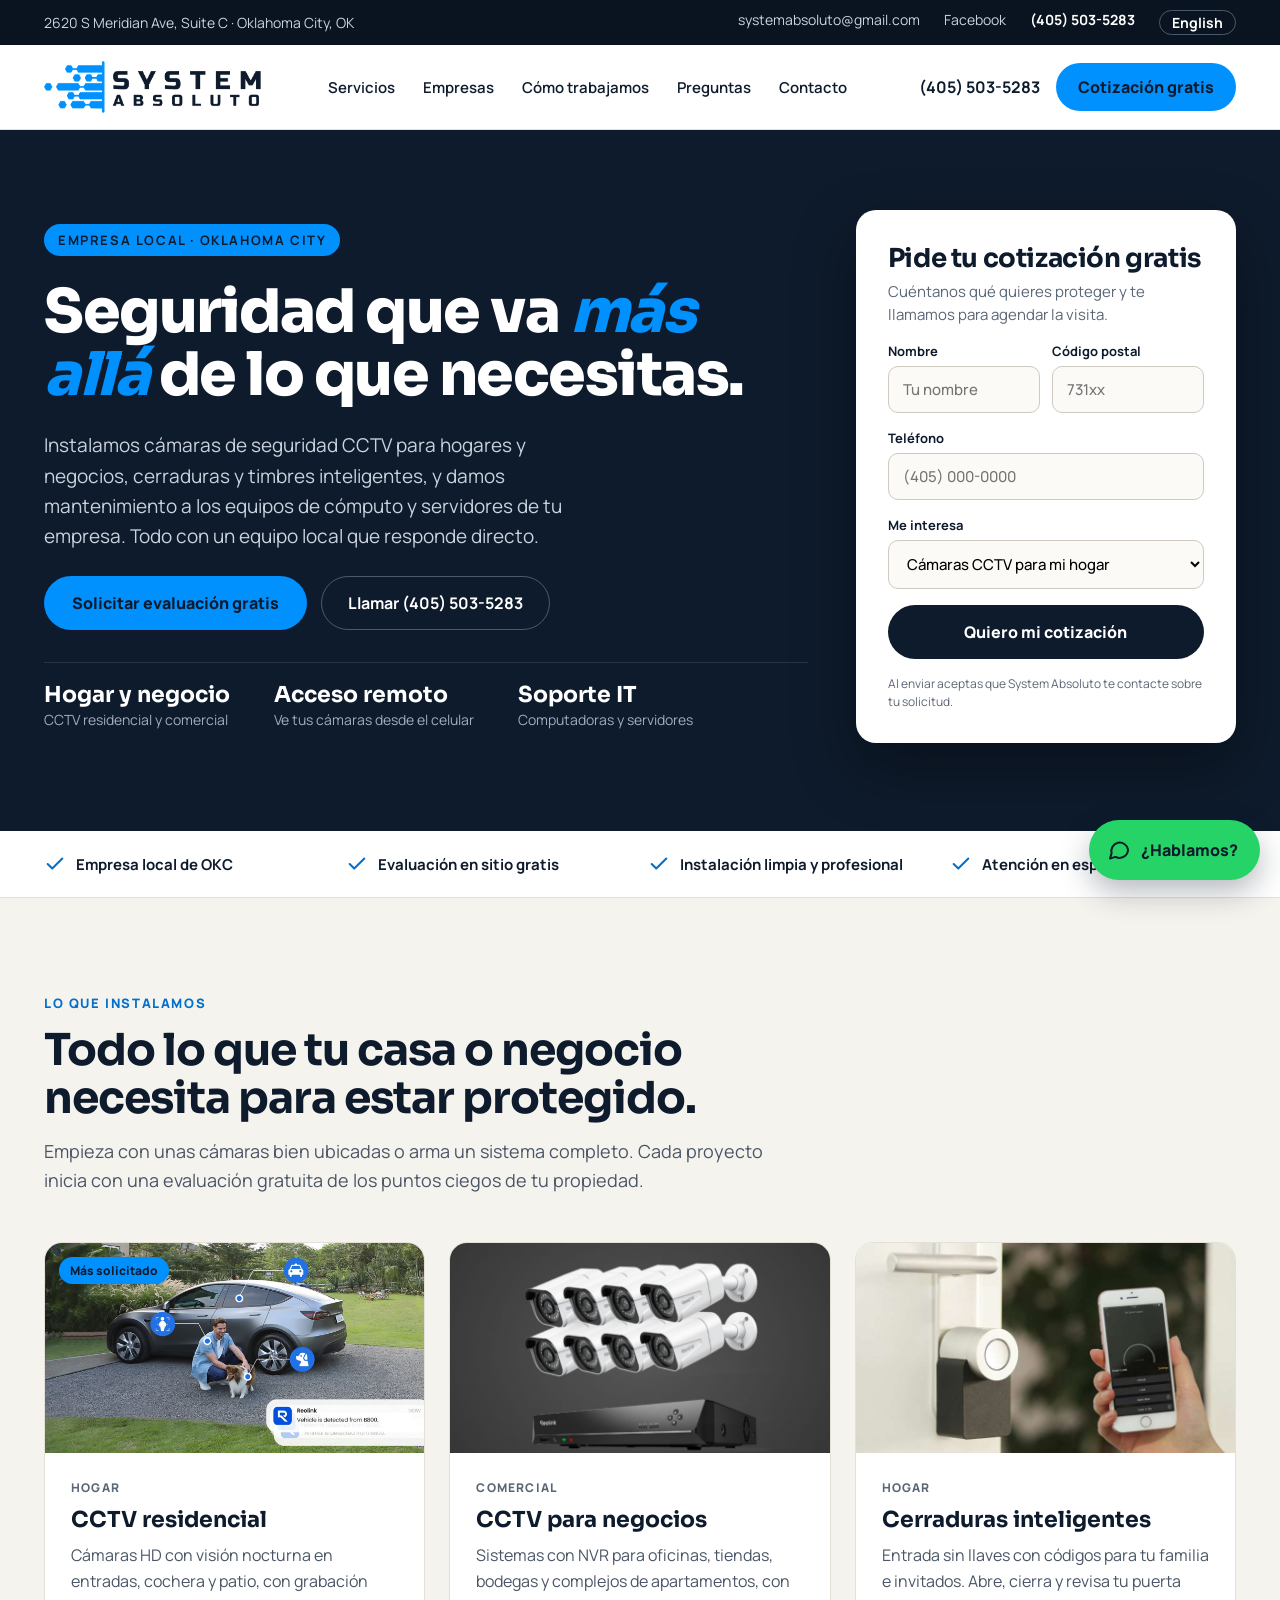
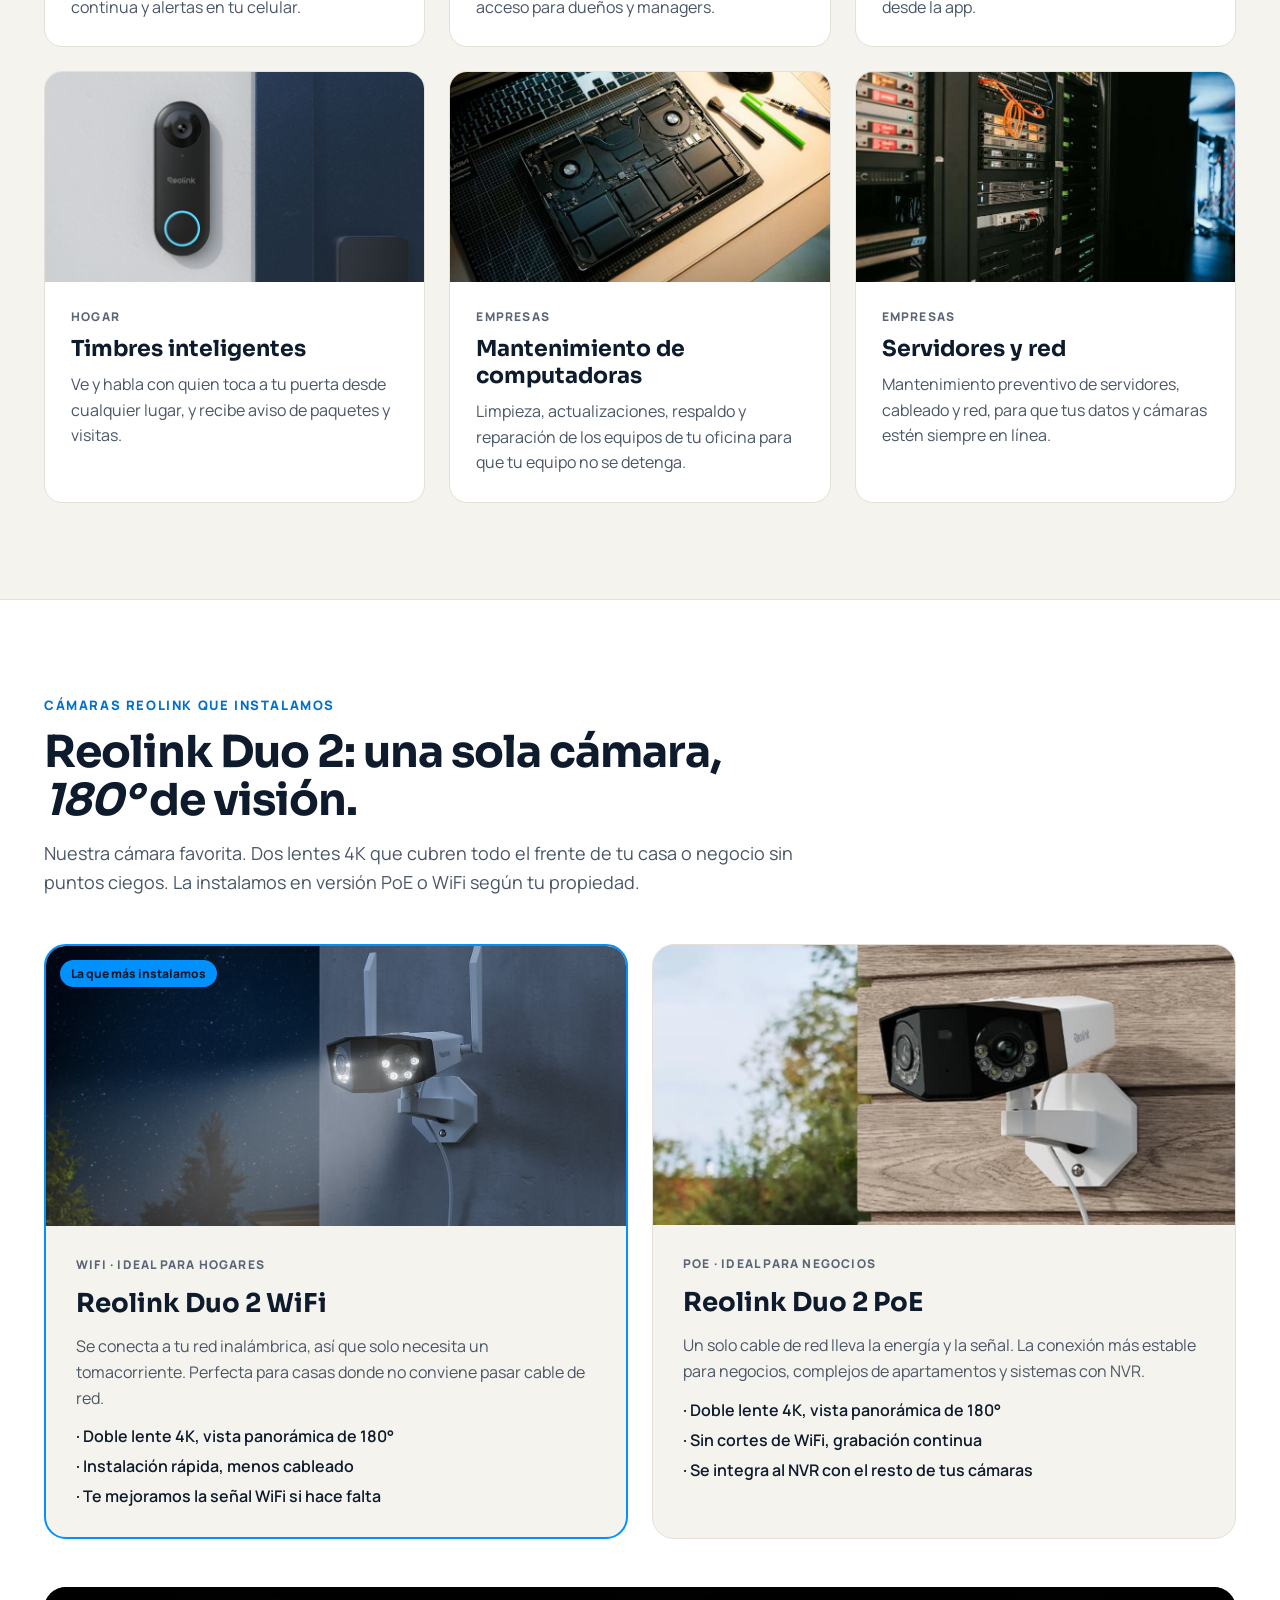
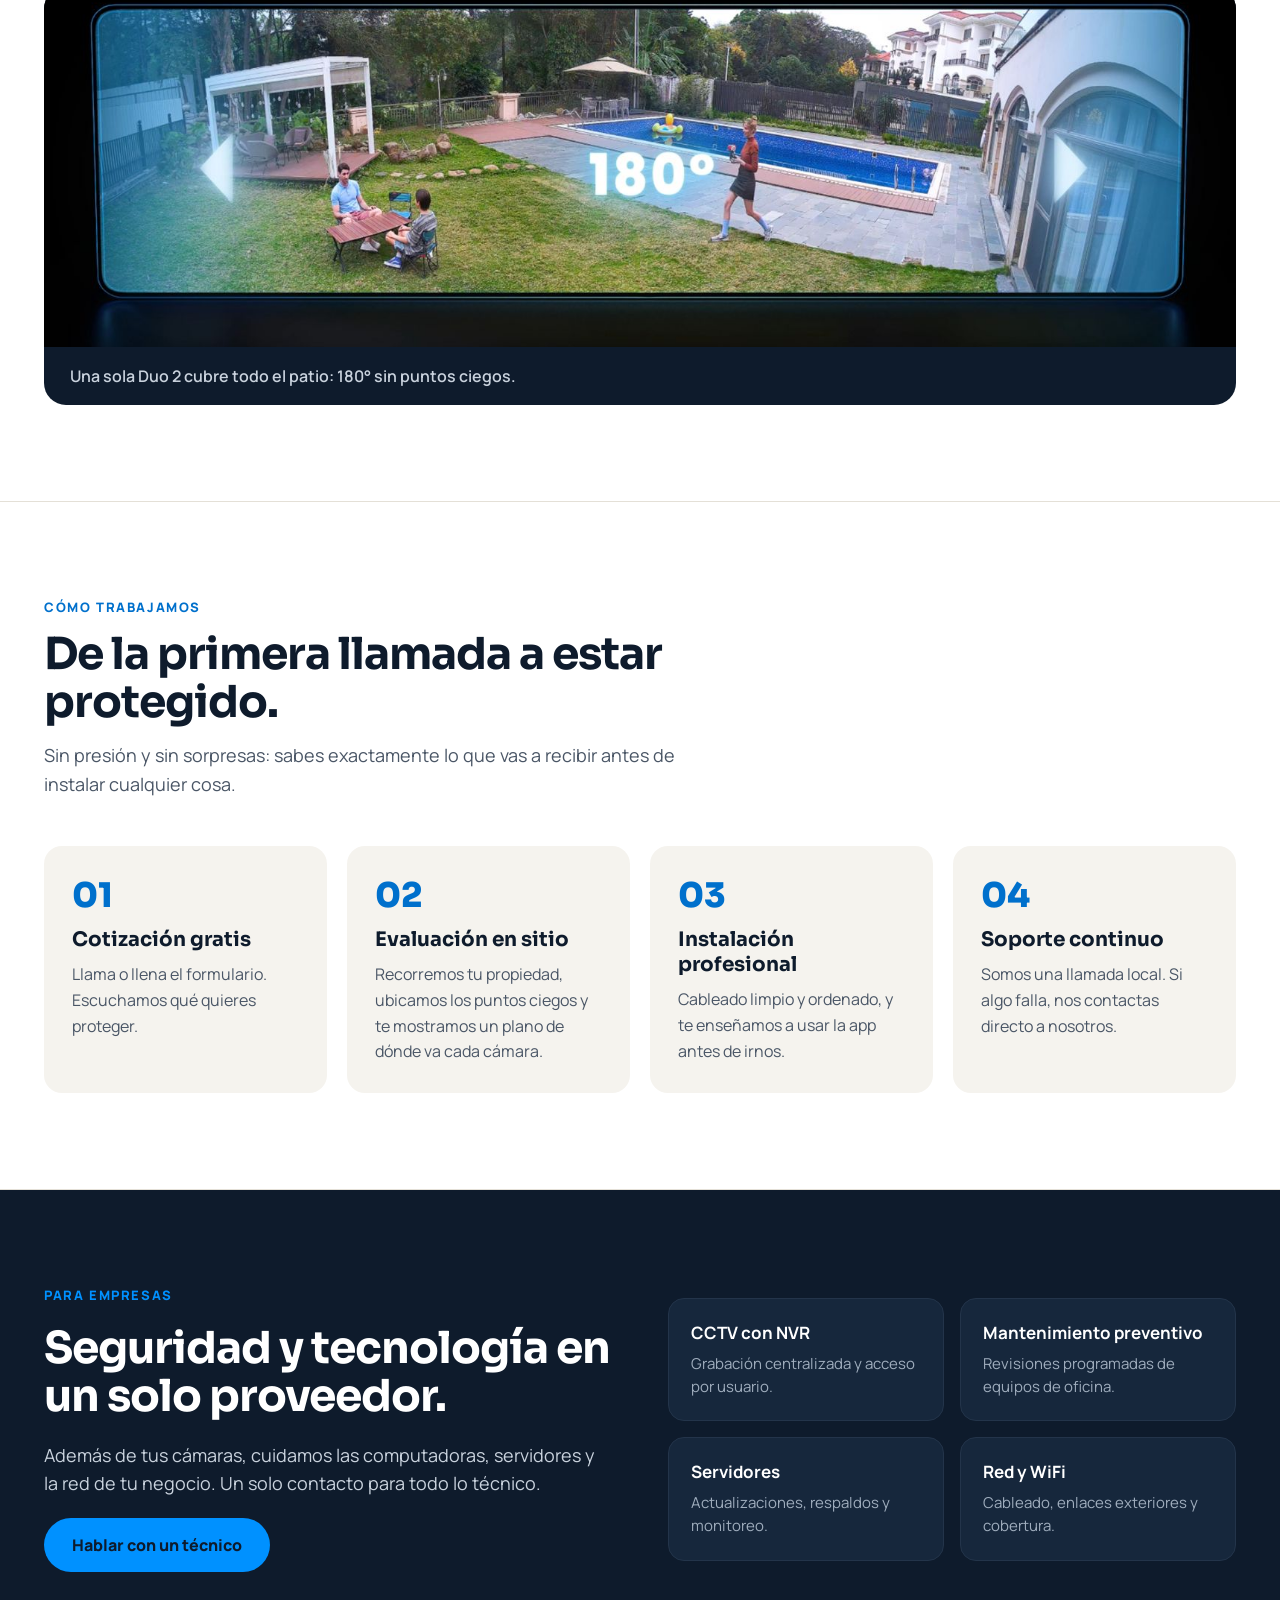
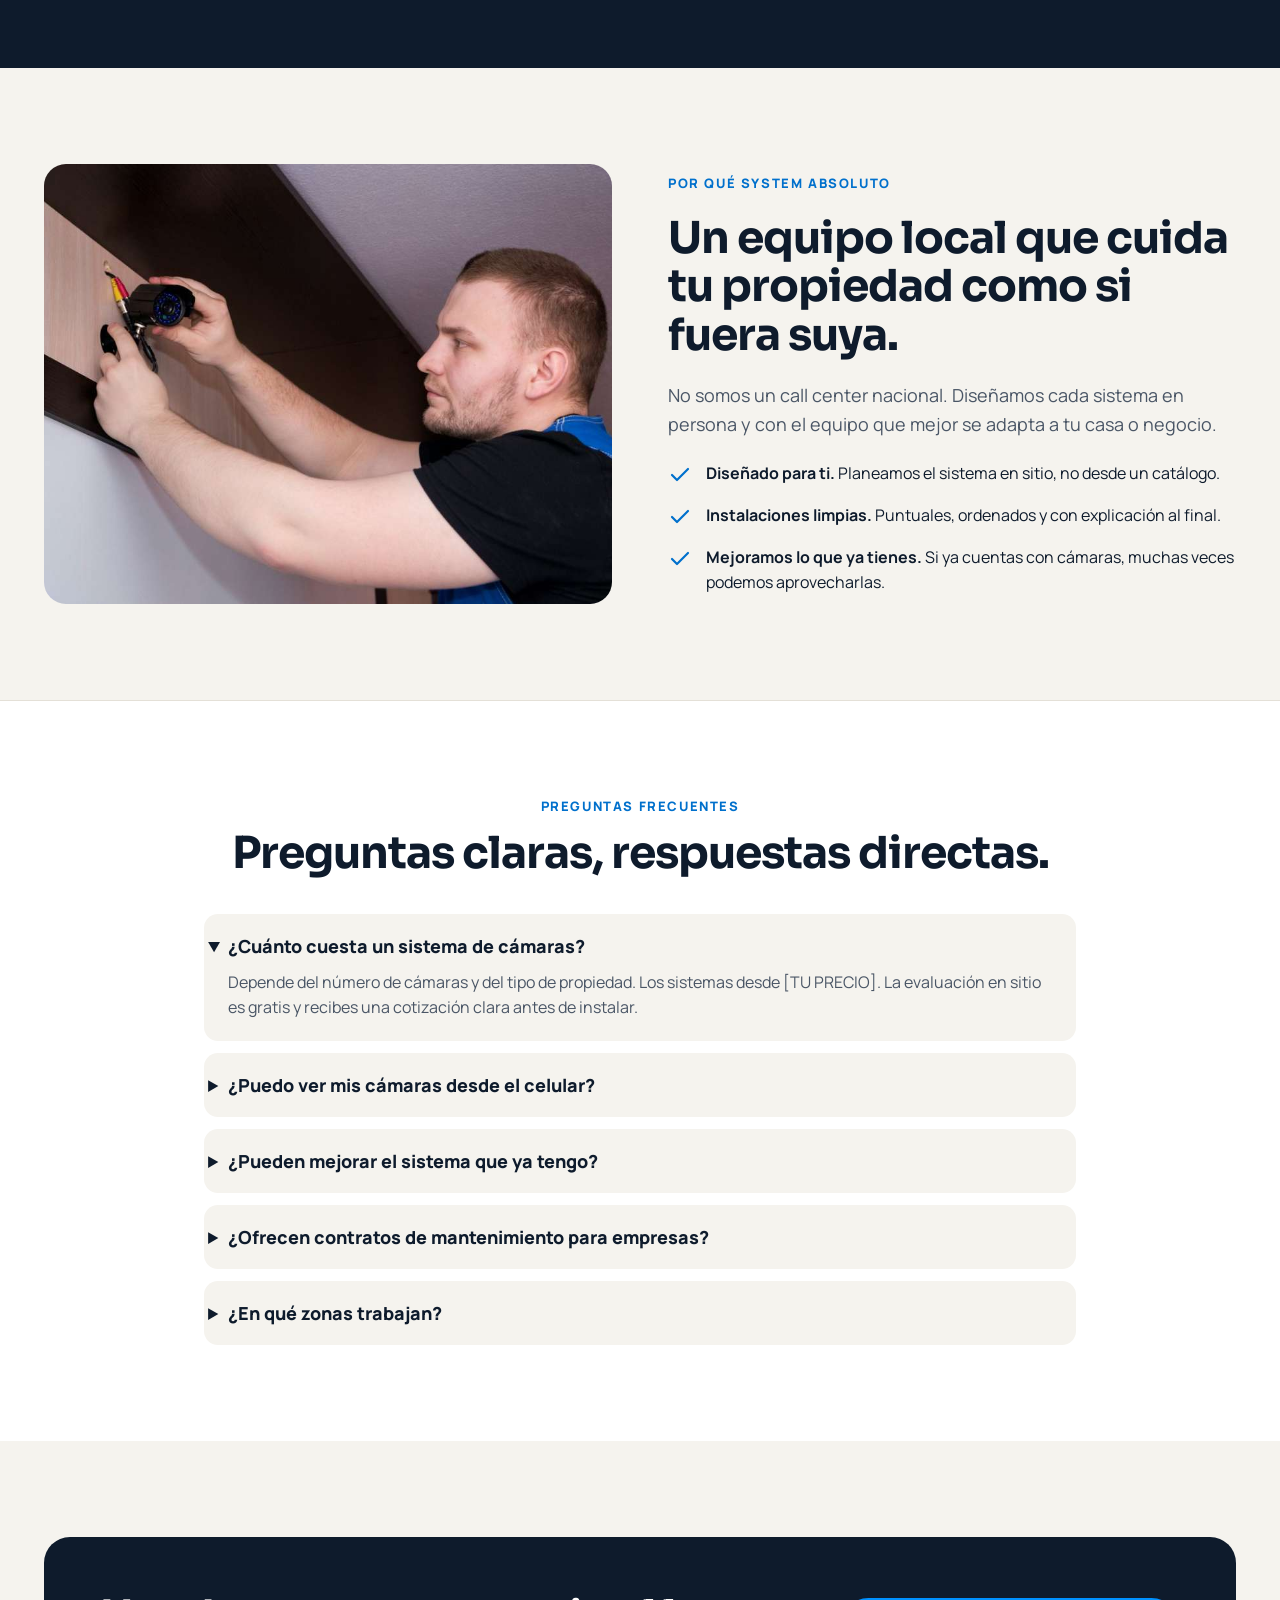
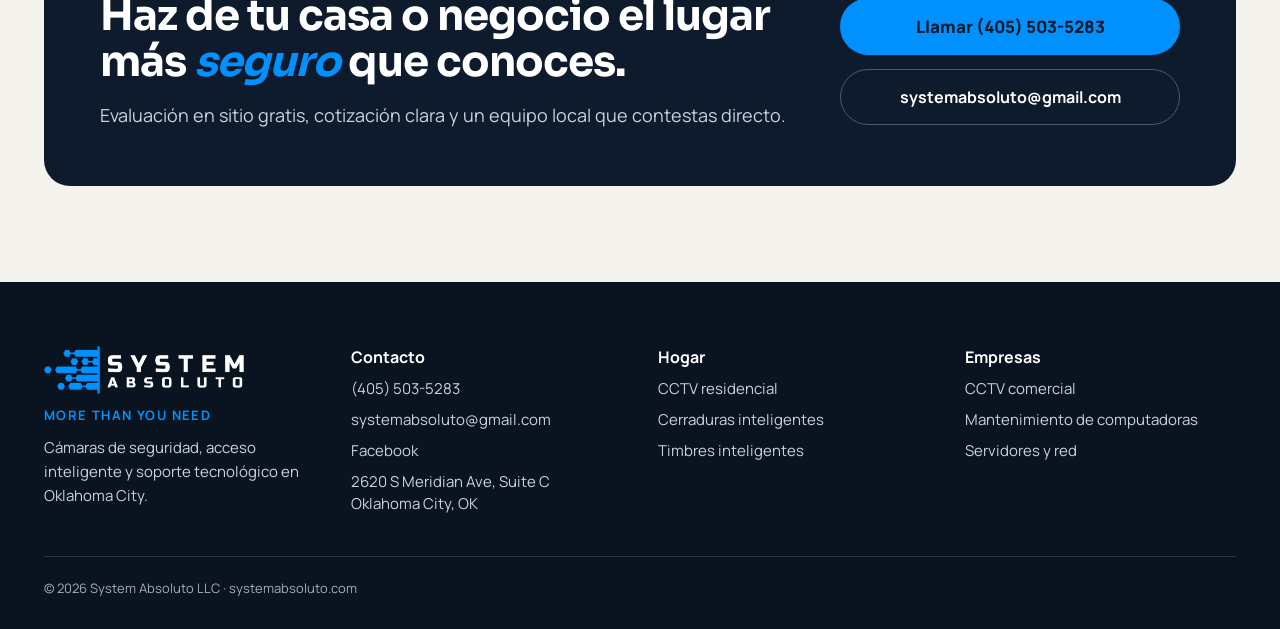
<file: es/index.html>
<!doctype html>
<html lang="es">
<head>
<meta charset="utf-8">
<meta name="viewport" content="width=device-width, initial-scale=1">
<title>System Absoluto LLC | Cámaras de seguridad y soporte IT en Oklahoma City</title>
<meta name="description" content="Empresa local de Oklahoma City: instalación de cámaras Reolink (PoE y WiFi), cerraduras y timbres inteligentes, y mantenimiento de computadoras y servidores para empresas.">
<link rel="canonical" href="https://systemabsoluto.com/es/">
<link rel="alternate" hreflang="en" href="https://systemabsoluto.com/">
<link rel="alternate" hreflang="es" href="https://systemabsoluto.com/es/">
<meta property="og:type" content="website">
<meta property="og:title" content="System Absoluto LLC | Cámaras de seguridad y soporte IT en Oklahoma City">
<meta property="og:description" content="Empresa local de Oklahoma City: instalación de cámaras Reolink (PoE y WiFi), cerraduras y timbres inteligentes, y mantenimiento de computadoras y servidores para empresas.">
<meta property="og:url" content="https://systemabsoluto.com/es/">
<meta property="og:image" content="https://systemabsoluto.com/images/og-image.jpg">
<meta property="og:locale" content="es_US">
<meta name="theme-color" content="#0E1B2C">
<link rel="icon" type="image/png" href="../images/favicon.png">
<link rel="apple-touch-icon" href="../images/apple-touch-icon.png">
<link rel="preconnect" href="https://fonts.googleapis.com">
<link rel="preconnect" href="https://fonts.gstatic.com" crossorigin>
<link href="https://fonts.googleapis.com/css2?family=Manrope:wght@400;500;600;700;800&amp;family=Sora:wght@500;600;700;800&amp;display=swap" rel="stylesheet">
<link rel="stylesheet" href="../css/styles.css">
<script type="application/ld+json">
{"@context":"https://schema.org","@type":"LocalBusiness","name":"System Absoluto LLC","slogan":"More than you need","url":"https://systemabsoluto.com/","telephone":"+1-405-503-5283","email":"systemabsoluto@gmail.com","image":"https://systemabsoluto.com/images/og-image.jpg","address":{"@type":"PostalAddress","streetAddress":"2620 S Meridian Ave, Suite C","addressLocality":"Oklahoma City","addressRegion":"OK","addressCountry":"US"},"sameAs":["https://www.facebook.com/Systemabsolutollc"]}
</script>
</head>
<body>
<div style="font-family: 'Manrope', system-ui, sans-serif; color: #0E1B2C; background: #F5F3EE; width: 100%">

<!-- Barra superior -->
<div style="background: #0A1420; color: #C9D2DD; font-size: 14px">
<div style="max-width: 1240px; margin: 0 auto; padding: 10px 24px; display: flex; flex-wrap: wrap; gap: 8px 28px; justify-content: space-between; align-items: center">
<span>2620 S Meridian Ave, Suite C · Oklahoma City, OK</span>
<div style="display: flex; flex-wrap: wrap; gap: 8px 24px">
<a href="mailto:systemabsoluto@gmail.com" style="color: #C9D2DD; text-decoration: none">systemabsoluto@gmail.com</a>
<a href="https://www.facebook.com/Systemabsolutollc" target="_blank" rel="noopener" style="color: #C9D2DD; text-decoration: none">Facebook</a>
<a href="tel:+14055035283" style="color: #FFFFFF; text-decoration: none; font-weight: 700">(405) 503-5283</a>
<a href="../" hreflang="en" style="color: #FFFFFF; text-decoration: none; font-weight: 700; border: 1px solid #4A5A6E; border-radius: 999px; padding: 2px 12px">English</a>
</div>
</div>
</div>

<!-- Navegación -->
<header style="background: #FFFFFF; border-bottom: 1px solid #E4E0D7">
<div style="max-width: 1240px; margin: 0 auto; padding: 16px 24px; display: flex; flex-wrap: wrap; gap: 16px 32px; align-items: center; justify-content: space-between">
<a href="#inicio" style="display: flex; align-items: center; gap: 12px; text-decoration: none; color: #0E1B2C">
<img src="../images/logo-system-absoluto.png" alt="System Absoluto" style="height: 52px; width: auto; display: block">
</a>
<nav aria-label="Principal" style="display: flex; flex-wrap: wrap; gap: 6px 28px; font-weight: 600; font-size: 15px">
<a href="#servicios" style="text-decoration: none">Servicios</a>
<a href="#empresas" style="text-decoration: none">Empresas</a>
<a href="#proceso" style="text-decoration: none">Cómo trabajamos</a>
<a href="#faq" style="text-decoration: none">Preguntas</a>
<a href="#contacto" style="text-decoration: none">Contacto</a>
</nav>
<div style="display: flex; flex-wrap: wrap; gap: 12px; align-items: center">
<a href="tel:+14055035283" style="font-weight: 700; text-decoration: none; padding: 12px 4px">(405) 503-5283</a>
<a href="#cotizacion" style="background: #0091FF; color: #0E1B2C; font-weight: 800; text-decoration: none; padding: 13px 22px; border-radius: 999px">Cotización gratis</a>
</div>
</div>
</header>

<!-- Hero -->
<section id="inicio" style="background: #0E1B2C; color: #FFFFFF; position: relative">
<div style="max-width: 1240px; margin: 0 auto; padding: 80px 24px 88px; display: flex; flex-wrap: wrap; gap: 48px; align-items: center">
<div style="flex: 999 1 520px; min-width: 0; display: flex; flex-direction: column; gap: 24px">
<span style="align-self: flex-start; font-size: 13px; font-weight: 700; letter-spacing: 1.6px; text-transform: uppercase; color: #0E1B2C; background: #0091FF; padding: 7px 14px; border-radius: 999px">Empresa local · Oklahoma City</span>
<h1 style="margin: 0; font-size: 60px; line-height: 1.05; letter-spacing: -1.5px; font-weight: 800">Seguridad que va <span style="color: #0091FF; font-style: italic">más allá</span> de lo que necesitas.</h1>
<p style="margin: 0; font-size: 19px; line-height: 1.6; color: #C9D2DD; max-width: 560px">Instalamos cámaras de seguridad CCTV para hogares y negocios, cerraduras y timbres inteligentes, y damos mantenimiento a los equipos de cómputo y servidores de tu empresa. Todo con un equipo local que responde directo.</p>
<div style="display: flex; flex-wrap: wrap; gap: 14px">
<a href="#cotizacion" style="background: #0091FF; color: #0E1B2C; font-weight: 800; text-decoration: none; padding: 16px 28px; border-radius: 999px; font-size: 16px">Solicitar evaluación gratis</a>
<a href="tel:+14055035283" style="color: #FFFFFF; font-weight: 700; text-decoration: none; padding: 15px 26px; border-radius: 999px; border: 1.5px solid #4A5A6E; font-size: 16px">Llamar (405) 503-5283</a>
</div>
<div style="display: flex; flex-wrap: wrap; gap: 28px 44px; padding-top: 18px; border-top: 1px solid #23344A; margin-top: 8px">
<div style="display: flex; flex-direction: column; gap: 2px"><strong style="font-family: 'Sora', sans-serif; font-size: 22px">Hogar y negocio</strong><span style="color: #9FADBD; font-size: 14px">CCTV residencial y comercial</span></div>
<div style="display: flex; flex-direction: column; gap: 2px"><strong style="font-family: 'Sora', sans-serif; font-size: 22px">Acceso remoto</strong><span style="color: #9FADBD; font-size: 14px">Ve tus cámaras desde el celular</span></div>
<div style="display: flex; flex-direction: column; gap: 2px"><strong style="font-family: 'Sora', sans-serif; font-size: 22px">Soporte IT</strong><span style="color: #9FADBD; font-size: 14px">Computadoras y servidores</span></div>
</div>
</div>

<!-- Formulario -->
<form id="cotizacion" data-wa-form="" style="flex: 1 1 380px; min-width: 0; background: #FFFFFF; color: #0E1B2C; border-radius: 20px; padding: 32px; display: flex; flex-direction: column; gap: 16px; box-shadow: 0 24px 60px rgba(0,0,0,0.35)">
<div style="display: flex; flex-direction: column; gap: 6px">
<h2 style="margin: 0; font-size: 26px; letter-spacing: -0.4px">Pide tu cotización gratis</h2>
<p style="margin: 0; color: #5A6675; font-size: 15px; line-height: 1.5">Cuéntanos qué quieres proteger y te llamamos para agendar la visita.</p>
</div>
<div style="display: grid; grid-template-columns: repeat(2, minmax(0, 1fr)); gap: 12px">
<label style="display: flex; flex-direction: column; gap: 6px; font-size: 13px; font-weight: 700">Nombre<input name="name" type="text" placeholder="Tu nombre" style="font: inherit; font-weight: 500; font-size: 15px; padding: 12px 14px; border: 1px solid #CFCAC0; border-radius: 10px; background: #FBFAF7"></label>
<label style="display: flex; flex-direction: column; gap: 6px; font-size: 13px; font-weight: 700">Código postal<input name="zip" type="text" placeholder="731xx" style="font: inherit; font-weight: 500; font-size: 15px; padding: 12px 14px; border: 1px solid #CFCAC0; border-radius: 10px; background: #FBFAF7"></label>
</div>
<label style="display: flex; flex-direction: column; gap: 6px; font-size: 13px; font-weight: 700">Teléfono<input name="phone" type="tel" placeholder="(405) 000-0000" style="font: inherit; font-weight: 500; font-size: 15px; padding: 12px 14px; border: 1px solid #CFCAC0; border-radius: 10px; background: #FBFAF7"></label>
<label style="display: flex; flex-direction: column; gap: 6px; font-size: 13px; font-weight: 700">Me interesa
<select name="interest" style="font: inherit; font-weight: 500; font-size: 15px; padding: 12px 14px; border: 1px solid #CFCAC0; border-radius: 10px; background: #FBFAF7">
<option>Cámaras CCTV para mi hogar</option>
<option>Cámaras CCTV para mi negocio</option>
<option>Cerradura inteligente</option>
<option>Timbre inteligente</option>
<option>Mantenimiento de computadoras</option>
<option>Mantenimiento de servidores</option>
</select>
</label>
<button type="submit" style="font: inherit; font-weight: 800; font-size: 16px; background: #0E1B2C; color: #FFFFFF; border: 0; border-radius: 999px; padding: 16px; cursor: pointer">Quiero mi cotización</button>
<p style="margin: 0; font-size: 12px; color: #5A6675; line-height: 1.5">Al enviar aceptas que System Absoluto te contacte sobre tu solicitud.</p>
</form>
</div>
</section>

<!-- Franja de confianza -->
<div style="background: #FFFFFF; border-bottom: 1px solid #E4E0D7">
<div style="max-width: 1240px; margin: 0 auto; padding: 22px 24px; display: grid; grid-template-columns: repeat(auto-fit, minmax(220px, 1fr)); gap: 16px; font-weight: 700; font-size: 15px">
<div style="display: flex; gap: 10px; align-items: center"><svg width="22" height="22" viewBox="0 0 24 24" fill="none" stroke="#0070CC" stroke-width="2.2" stroke-linecap="round" stroke-linejoin="round" aria-hidden="true"><path d="M20 6 9 17l-5-5"></path></svg>Empresa local de OKC</div>
<div style="display: flex; gap: 10px; align-items: center"><svg width="22" height="22" viewBox="0 0 24 24" fill="none" stroke="#0070CC" stroke-width="2.2" stroke-linecap="round" stroke-linejoin="round" aria-hidden="true"><path d="M20 6 9 17l-5-5"></path></svg>Evaluación en sitio gratis</div>
<div style="display: flex; gap: 10px; align-items: center"><svg width="22" height="22" viewBox="0 0 24 24" fill="none" stroke="#0070CC" stroke-width="2.2" stroke-linecap="round" stroke-linejoin="round" aria-hidden="true"><path d="M20 6 9 17l-5-5"></path></svg>Instalación limpia y profesional</div>
<div style="display: flex; gap: 10px; align-items: center"><svg width="22" height="22" viewBox="0 0 24 24" fill="none" stroke="#0070CC" stroke-width="2.2" stroke-linecap="round" stroke-linejoin="round" aria-hidden="true"><path d="M20 6 9 17l-5-5"></path></svg>Atención en español e inglés</div>
</div>
</div>

<!-- Servicios -->
<section id="servicios" style="max-width: 1240px; margin: 0 auto; padding: 96px 24px; display: flex; flex-direction: column; gap: 48px">
<div style="display: flex; flex-direction: column; gap: 14px; max-width: 720px">
<span style="font-size: 13px; font-weight: 800; letter-spacing: 1.6px; text-transform: uppercase; color: #0070CC">Lo que instalamos</span>
<h2 style="margin: 0; font-size: 44px; line-height: 1.1; letter-spacing: -1px">Todo lo que tu casa o negocio necesita para estar protegido.</h2>
<p style="margin: 0; font-size: 18px; line-height: 1.6; color: #4A5666">Empieza con unas cámaras bien ubicadas o arma un sistema completo. Cada proyecto inicia con una evaluación gratuita de los puntos ciegos de tu propiedad.</p>
</div>
<div style="display: grid; grid-template-columns: repeat(auto-fit, minmax(340px, 1fr)); gap: 24px">

<article style="background: #FFFFFF; border-radius: 18px; overflow: hidden; border: 1px solid #E4E0D7; display: flex; flex-direction: column">
<div style="height: 210px; background: #DCE3EA; display: flex; flex-direction: column; align-items: center; justify-content: center; gap: 8px; color: #4A5666; font-size: 13px; font-weight: 600; position: relative">
<img src="../images/reolink-deteccion-persona-auto.jpg" alt="Cámara Reolink detectando persona y auto en la entrada de una casa" style="width: 100%; height: 100%; object-fit: cover; display: block">
<span style="position: absolute; top: 14px; left: 14px; background: #0091FF; color: #0E1B2C; font-size: 12px; font-weight: 800; padding: 5px 11px; border-radius: 999px">Más solicitado</span>
</div>
<div style="padding: 26px; display: flex; flex-direction: column; gap: 10px">
<span style="font-size: 12px; font-weight: 800; letter-spacing: 1.2px; text-transform: uppercase; color: #5A6675">Hogar</span>
<h3 style="margin: 0; font-size: 22px">CCTV residencial</h3>
<p style="margin: 0; color: #4A5666; line-height: 1.6">Cámaras HD con visión nocturna en entradas, cochera y patio, con grabación continua y alertas en tu celular.</p>
</div>
</article>

<article style="background: #FFFFFF; border-radius: 18px; overflow: hidden; border: 1px solid #E4E0D7; display: flex; flex-direction: column">
<div style="height: 210px; background: #DCE3EA; display: flex; flex-direction: column; align-items: center; justify-content: center; gap: 8px; color: #4A5666; font-size: 13px; font-weight: 600">
<img src="../images/reolink-nvr-kit-16-canales.jpg" alt="Kit Reolink NVR de 16 canales con cámaras PoE" style="width: 100%; height: 100%; object-fit: cover; display: block">
</div>
<div style="padding: 26px; display: flex; flex-direction: column; gap: 10px">
<span style="font-size: 12px; font-weight: 800; letter-spacing: 1.2px; text-transform: uppercase; color: #5A6675">Comercial</span>
<h3 style="margin: 0; font-size: 22px">CCTV para negocios</h3>
<p style="margin: 0; color: #4A5666; line-height: 1.6">Sistemas con NVR para oficinas, tiendas, bodegas y complejos de apartamentos, con acceso para dueños y managers.</p>
</div>
</article>

<article style="background: #FFFFFF; border-radius: 18px; overflow: hidden; border: 1px solid #E4E0D7; display: flex; flex-direction: column">
<div style="height: 210px; background: #DCE3EA; display: flex; flex-direction: column; align-items: center; justify-content: center; gap: 8px; color: #4A5666; font-size: 13px; font-weight: 600">
<img src="../images/unsplash-cerradura-inteligente.jpg" alt="Cerradura inteligente abierta desde el celular" style="width: 100%; height: 100%; object-fit: cover; display: block">
</div>
<div style="padding: 26px; display: flex; flex-direction: column; gap: 10px">
<span style="font-size: 12px; font-weight: 800; letter-spacing: 1.2px; text-transform: uppercase; color: #5A6675">Hogar</span>
<h3 style="margin: 0; font-size: 22px">Cerraduras inteligentes</h3>
<p style="margin: 0; color: #4A5666; line-height: 1.6">Entrada sin llaves con códigos para tu familia e invitados. Abre, cierra y revisa tu puerta desde la app.</p>
</div>
</article>

<article style="background: #FFFFFF; border-radius: 18px; overflow: hidden; border: 1px solid #E4E0D7; display: flex; flex-direction: column">
<div style="height: 210px; background: #DCE3EA; display: flex; flex-direction: column; align-items: center; justify-content: center; gap: 8px; color: #4A5666; font-size: 13px; font-weight: 600">
<img src="../images/reolink-timbre-wifi.jpg" alt="Timbre con cámara Reolink junto a una puerta" style="width: 100%; height: 100%; object-fit: cover; display: block">
</div>
<div style="padding: 26px; display: flex; flex-direction: column; gap: 10px">
<span style="font-size: 12px; font-weight: 800; letter-spacing: 1.2px; text-transform: uppercase; color: #5A6675">Hogar</span>
<h3 style="margin: 0; font-size: 22px">Timbres inteligentes</h3>
<p style="margin: 0; color: #4A5666; line-height: 1.6">Ve y habla con quien toca a tu puerta desde cualquier lugar, y recibe aviso de paquetes y visitas.</p>
</div>
</article>

<article style="background: #FFFFFF; border-radius: 18px; overflow: hidden; border: 1px solid #E4E0D7; display: flex; flex-direction: column">
<div style="height: 210px; background: #DCE3EA; display: flex; flex-direction: column; align-items: center; justify-content: center; gap: 8px; color: #4A5666; font-size: 13px; font-weight: 600">
<img src="../images/unsplash-laptop-mantenimiento.jpg" alt="Laptop abierta durante mantenimiento" style="width: 100%; height: 100%; object-fit: cover; display: block">
</div>
<div style="padding: 26px; display: flex; flex-direction: column; gap: 10px">
<span style="font-size: 12px; font-weight: 800; letter-spacing: 1.2px; text-transform: uppercase; color: #5A6675">Empresas</span>
<h3 style="margin: 0; font-size: 22px">Mantenimiento de computadoras</h3>
<p style="margin: 0; color: #4A5666; line-height: 1.6">Limpieza, actualizaciones, respaldo y reparación de los equipos de tu oficina para que tu equipo no se detenga.</p>
</div>
</article>

<article style="background: #FFFFFF; border-radius: 18px; overflow: hidden; border: 1px solid #E4E0D7; display: flex; flex-direction: column">
<div style="height: 210px; background: #DCE3EA; display: flex; flex-direction: column; align-items: center; justify-content: center; gap: 8px; color: #4A5666; font-size: 13px; font-weight: 600">
<img src="../images/unsplash-rack-servidores.jpg" alt="Rack de servidores con cableado de red" style="width: 100%; height: 100%; object-fit: cover; display: block">
</div>
<div style="padding: 26px; display: flex; flex-direction: column; gap: 10px">
<span style="font-size: 12px; font-weight: 800; letter-spacing: 1.2px; text-transform: uppercase; color: #5A6675">Empresas</span>
<h3 style="margin: 0; font-size: 22px">Servidores y red</h3>
<p style="margin: 0; color: #4A5666; line-height: 1.6">Mantenimiento preventivo de servidores, cableado y red, para que tus datos y cámaras estén siempre en línea.</p>
</div>
</article>

</div>
</section>

<!-- Cámaras PoE y WiFi -->
<section id="camaras" style="background: #FFFFFF; border-top: 1px solid #E4E0D7">
<div style="max-width: 1240px; margin: 0 auto; padding: 96px 24px; display: flex; flex-direction: column; gap: 48px">
<div style="display: flex; flex-direction: column; gap: 14px; max-width: 760px">
<span style="font-size: 13px; font-weight: 800; letter-spacing: 1.6px; text-transform: uppercase; color: #0070CC">Cámaras Reolink que instalamos</span>
<h2 style="margin: 0; font-size: 44px; line-height: 1.1; letter-spacing: -1px">Reolink Duo 2: una sola cámara, <span style="font-style: italic">180°</span> de visión.</h2>
<p style="margin: 0; font-size: 18px; line-height: 1.6; color: #4A5666">Nuestra cámara favorita. Dos lentes 4K que cubren todo el frente de tu casa o negocio sin puntos ciegos. La instalamos en versión PoE o WiFi según tu propiedad.</p>
</div>
<div style="display: grid; grid-template-columns: repeat(auto-fit, minmax(380px, 1fr)); gap: 24px">

<article style="background: #F5F3EE; border-radius: 22px; overflow: hidden; display: flex; flex-direction: column; border: 2px solid #0091FF">
<div style="height: 280px; background: #DCE3EA; display: flex; flex-direction: column; align-items: center; justify-content: center; gap: 8px; color: #4A5666; font-size: 13px; font-weight: 600; position: relative">
<img src="../images/reolink-duo2-wifi-casa.jpg" alt="Cámara Reolink Duo 2 WiFi instalada en una casa" style="width: 100%; height: 100%; object-fit: cover; display: block">
<span style="position: absolute; top: 14px; left: 14px; background: #0091FF; color: #0E1B2C; font-size: 12px; font-weight: 800; padding: 5px 11px; border-radius: 999px">La que más instalamos</span>
</div>
<div style="padding: 30px; display: flex; flex-direction: column; gap: 14px">
<span style="font-size: 12px; font-weight: 800; letter-spacing: 1.2px; text-transform: uppercase; color: #5A6675">WiFi · Ideal para hogares</span>
<h3 style="margin: 0; font-size: 26px">Reolink Duo 2 WiFi</h3>
<p style="margin: 0; color: #4A5666; line-height: 1.6">Se conecta a tu red inalámbrica, así que solo necesita un tomacorriente. Perfecta para casas donde no conviene pasar cable de red.</p>
<ul style="list-style: none; margin: 0; padding: 0; display: flex; flex-direction: column; gap: 8px; font-weight: 600">
<li>· Doble lente 4K, vista panorámica de 180°</li>
<li>· Instalación rápida, menos cableado</li>
<li>· Te mejoramos la señal WiFi si hace falta</li>
</ul>
</div>
</article>

<article style="background: #F5F3EE; border-radius: 22px; overflow: hidden; display: flex; flex-direction: column; border: 1px solid #E4E0D7">
<div style="height: 280px; background: #DCE3EA; display: flex; flex-direction: column; align-items: center; justify-content: center; gap: 8px; color: #4A5666; font-size: 13px; font-weight: 600">
<img src="../images/reolink-duo2-poe-pared.jpg" alt="Cámara Reolink Duo 2 PoE montada en pared" style="width: 100%; height: 100%; object-fit: cover; display: block">
</div>
<div style="padding: 30px; display: flex; flex-direction: column; gap: 14px">
<span style="font-size: 12px; font-weight: 800; letter-spacing: 1.2px; text-transform: uppercase; color: #5A6675">PoE · Ideal para negocios</span>
<h3 style="margin: 0; font-size: 26px">Reolink Duo 2 PoE</h3>
<p style="margin: 0; color: #4A5666; line-height: 1.6">Un solo cable de red lleva la energía y la señal. La conexión más estable para negocios, complejos de apartamentos y sistemas con NVR.</p>
<ul style="list-style: none; margin: 0; padding: 0; display: flex; flex-direction: column; gap: 8px; font-weight: 600">
<li>· Doble lente 4K, vista panorámica de 180°</li>
<li>· Sin cortes de WiFi, grabación continua</li>
<li>· Se integra al NVR con el resto de tus cámaras</li>
</ul>
</div>
</article>

</div>
<figure style="margin: 0; border-radius: 22px; overflow: hidden; background: #0E1B2C; display: flex; flex-direction: column">
<img src="../images/reolink-duo2-vista-180-piscina.jpg" alt="Vista panorámica de 180° de la Reolink Duo 2 sobre un patio" style="width: 100%; height: 360px; object-fit: cover; display: block">
<figcaption style="padding: 18px 26px; color: #C9D2DD; font-weight: 600; font-size: 16px">Una sola Duo 2 cubre todo el patio: 180° sin puntos ciegos.</figcaption>
</figure>
</div>
</section>

<!-- Proceso -->
<section id="proceso" style="background: #FFFFFF; border-top: 1px solid #E4E0D7; border-bottom: 1px solid #E4E0D7">
<div style="max-width: 1240px; margin: 0 auto; padding: 96px 24px; display: flex; flex-direction: column; gap: 48px">
<div style="display: flex; flex-direction: column; gap: 14px; max-width: 680px">
<span style="font-size: 13px; font-weight: 800; letter-spacing: 1.6px; text-transform: uppercase; color: #0070CC">Cómo trabajamos</span>
<h2 style="margin: 0; font-size: 44px; line-height: 1.1; letter-spacing: -1px">De la primera llamada a estar protegido.</h2>
<p style="margin: 0; font-size: 18px; line-height: 1.6; color: #4A5666">Sin presión y sin sorpresas: sabes exactamente lo que vas a recibir antes de instalar cualquier cosa.</p>
</div>
<ol style="list-style: none; margin: 0; padding: 0; display: grid; grid-template-columns: repeat(auto-fit, minmax(240px, 1fr)); gap: 20px">
<li style="background: #F5F3EE; border-radius: 18px; padding: 28px; display: flex; flex-direction: column; gap: 10px">
<span style="font-family: 'Sora', sans-serif; font-weight: 800; font-size: 34px; color: #0070CC">01</span>
<h3 style="margin: 0; font-size: 20px">Cotización gratis</h3>
<p style="margin: 0; color: #4A5666; line-height: 1.6">Llama o llena el formulario. Escuchamos qué quieres proteger.</p>
</li>
<li style="background: #F5F3EE; border-radius: 18px; padding: 28px; display: flex; flex-direction: column; gap: 10px">
<span style="font-family: 'Sora', sans-serif; font-weight: 800; font-size: 34px; color: #0070CC">02</span>
<h3 style="margin: 0; font-size: 20px">Evaluación en sitio</h3>
<p style="margin: 0; color: #4A5666; line-height: 1.6">Recorremos tu propiedad, ubicamos los puntos ciegos y te mostramos un plano de dónde va cada cámara.</p>
</li>
<li style="background: #F5F3EE; border-radius: 18px; padding: 28px; display: flex; flex-direction: column; gap: 10px">
<span style="font-family: 'Sora', sans-serif; font-weight: 800; font-size: 34px; color: #0070CC">03</span>
<h3 style="margin: 0; font-size: 20px">Instalación profesional</h3>
<p style="margin: 0; color: #4A5666; line-height: 1.6">Cableado limpio y ordenado, y te enseñamos a usar la app antes de irnos.</p>
</li>
<li style="background: #F5F3EE; border-radius: 18px; padding: 28px; display: flex; flex-direction: column; gap: 10px">
<span style="font-family: 'Sora', sans-serif; font-weight: 800; font-size: 34px; color: #0070CC">04</span>
<h3 style="margin: 0; font-size: 20px">Soporte continuo</h3>
<p style="margin: 0; color: #4A5666; line-height: 1.6">Somos una llamada local. Si algo falla, nos contactas directo a nosotros.</p>
</li>
</ol>
</div>
</section>

<!-- Empresas -->
<section id="empresas" style="background: #0E1B2C; color: #FFFFFF">
<div style="max-width: 1240px; margin: 0 auto; padding: 96px 24px; display: flex; flex-wrap: wrap; gap: 56px; align-items: center">
<div style="flex: 1 1 420px; min-width: 0; display: flex; flex-direction: column; gap: 20px">
<span style="font-size: 13px; font-weight: 800; letter-spacing: 1.6px; text-transform: uppercase; color: #0091FF">Para empresas</span>
<h2 style="margin: 0; font-size: 44px; line-height: 1.1; letter-spacing: -1px">Seguridad y tecnología en un solo proveedor.</h2>
<p style="margin: 0; font-size: 18px; line-height: 1.6; color: #C9D2DD">Además de tus cámaras, cuidamos las computadoras, servidores y la red de tu negocio. Un solo contacto para todo lo técnico.</p>
<a href="#cotizacion" style="align-self: flex-start; background: #0091FF; color: #0E1B2C; font-weight: 800; text-decoration: none; padding: 16px 28px; border-radius: 999px">Hablar con un técnico</a>
</div>
<ul style="flex: 1 1 420px; min-width: 0; list-style: none; margin: 0; padding: 0; display: grid; grid-template-columns: repeat(auto-fit, minmax(220px, 1fr)); gap: 16px">
<li style="background: #16273C; border: 1px solid #23344A; border-radius: 16px; padding: 22px; display: flex; flex-direction: column; gap: 8px"><strong style="font-size: 17px">CCTV con NVR</strong><span style="color: #9FADBD; line-height: 1.55; font-size: 15px">Grabación centralizada y acceso por usuario.</span></li>
<li style="background: #16273C; border: 1px solid #23344A; border-radius: 16px; padding: 22px; display: flex; flex-direction: column; gap: 8px"><strong style="font-size: 17px">Mantenimiento preventivo</strong><span style="color: #9FADBD; line-height: 1.55; font-size: 15px">Revisiones programadas de equipos de oficina.</span></li>
<li style="background: #16273C; border: 1px solid #23344A; border-radius: 16px; padding: 22px; display: flex; flex-direction: column; gap: 8px"><strong style="font-size: 17px">Servidores</strong><span style="color: #9FADBD; line-height: 1.55; font-size: 15px">Actualizaciones, respaldos y monitoreo.</span></li>
<li style="background: #16273C; border: 1px solid #23344A; border-radius: 16px; padding: 22px; display: flex; flex-direction: column; gap: 8px"><strong style="font-size: 17px">Red y WiFi</strong><span style="color: #9FADBD; line-height: 1.55; font-size: 15px">Cableado, enlaces exteriores y cobertura.</span></li>
</ul>
</div>
</section>

<!-- Por qué nosotros -->
<section style="max-width: 1240px; margin: 0 auto; padding: 96px 24px; display: flex; flex-wrap: wrap; gap: 56px; align-items: center">
<div style="flex: 1 1 440px; min-width: 0; height: 440px; background: #DCE3EA; border-radius: 22px; overflow: hidden; display: flex; flex-direction: column; align-items: center; justify-content: center; gap: 10px; color: #4A5666; font-weight: 600; font-size: 14px">
<img src="../images/unsplash-tecnico-instalando.jpg" alt="Técnico instalando una cámara de seguridad" style="width: 100%; height: 100%; object-fit: cover; display: block">
</div>
<div style="flex: 1 1 440px; min-width: 0; display: flex; flex-direction: column; gap: 22px">
<span style="font-size: 13px; font-weight: 800; letter-spacing: 1.6px; text-transform: uppercase; color: #0070CC">Por qué System Absoluto</span>
<h2 style="margin: 0; font-size: 44px; line-height: 1.1; letter-spacing: -1px">Un equipo local que cuida tu propiedad como si fuera suya.</h2>
<p style="margin: 0; font-size: 18px; line-height: 1.6; color: #4A5666">No somos un call center nacional. Diseñamos cada sistema en persona y con el equipo que mejor se adapta a tu casa o negocio.</p>
<ul style="list-style: none; margin: 0; padding: 0; display: flex; flex-direction: column; gap: 16px">
<li style="display: flex; gap: 14px"><svg width="24" height="24" viewBox="0 0 24 24" fill="none" stroke="#0070CC" stroke-width="2.2" stroke-linecap="round" stroke-linejoin="round" aria-hidden="true" style="flex: none; margin-top: 2px"><path d="M20 6 9 17l-5-5"></path></svg><span style="line-height: 1.55"><strong>Diseñado para ti.</strong> Planeamos el sistema en sitio, no desde un catálogo.</span></li>
<li style="display: flex; gap: 14px"><svg width="24" height="24" viewBox="0 0 24 24" fill="none" stroke="#0070CC" stroke-width="2.2" stroke-linecap="round" stroke-linejoin="round" aria-hidden="true" style="flex: none; margin-top: 2px"><path d="M20 6 9 17l-5-5"></path></svg><span style="line-height: 1.55"><strong>Instalaciones limpias.</strong> Puntuales, ordenados y con explicación al final.</span></li>
<li style="display: flex; gap: 14px"><svg width="24" height="24" viewBox="0 0 24 24" fill="none" stroke="#0070CC" stroke-width="2.2" stroke-linecap="round" stroke-linejoin="round" aria-hidden="true" style="flex: none; margin-top: 2px"><path d="M20 6 9 17l-5-5"></path></svg><span style="line-height: 1.55"><strong>Mejoramos lo que ya tienes.</strong> Si ya cuentas con cámaras, muchas veces podemos aprovecharlas.</span></li>
</ul>
</div>
</section>

<!-- FAQ -->
<section id="faq" style="background: #FFFFFF; border-top: 1px solid #E4E0D7">
<div style="max-width: 920px; margin: 0 auto; padding: 96px 24px; display: flex; flex-direction: column; gap: 36px">
<div style="display: flex; flex-direction: column; gap: 14px; text-align: center; align-items: center">
<span style="font-size: 13px; font-weight: 800; letter-spacing: 1.6px; text-transform: uppercase; color: #0070CC">Preguntas frecuentes</span>
<h2 style="margin: 0; font-size: 44px; line-height: 1.1; letter-spacing: -1px">Preguntas claras, respuestas directas.</h2>
</div>
<div style="display: flex; flex-direction: column; gap: 12px">
<details open="" style="background: #F5F3EE; border-radius: 14px; padding: 20px 24px"><summary style="font-weight: 800; font-size: 18px; cursor: pointer">¿Cuánto cuesta un sistema de cámaras?</summary><p style="margin: 12px 0 0; color: #4A5666; line-height: 1.6">Depende del número de cámaras y del tipo de propiedad. Los sistemas desde [TU PRECIO]. La evaluación en sitio es gratis y recibes una cotización clara antes de instalar.</p></details>
<details style="background: #F5F3EE; border-radius: 14px; padding: 20px 24px"><summary style="font-weight: 800; font-size: 18px; cursor: pointer">¿Puedo ver mis cámaras desde el celular?</summary><p style="margin: 12px 0 0; color: #4A5666; line-height: 1.6">Sí. Configuramos la app en tu teléfono y te enseñamos a revisar en vivo, ver grabaciones y recibir alertas.</p></details>
<details style="background: #F5F3EE; border-radius: 14px; padding: 20px 24px"><summary style="font-weight: 800; font-size: 18px; cursor: pointer">¿Pueden mejorar el sistema que ya tengo?</summary><p style="margin: 12px 0 0; color: #4A5666; line-height: 1.6">Muchas veces sí. Revisamos tu equipo actual en la evaluación y reutilizamos lo que tenga sentido.</p></details>
<details style="background: #F5F3EE; border-radius: 14px; padding: 20px 24px"><summary style="font-weight: 800; font-size: 18px; cursor: pointer">¿Ofrecen contratos de mantenimiento para empresas?</summary><p style="margin: 12px 0 0; color: #4A5666; line-height: 1.6">Sí. Armamos un plan de visitas para computadoras, servidores y cámaras según el tamaño de tu negocio.</p></details>
<details style="background: #F5F3EE; border-radius: 14px; padding: 20px 24px"><summary style="font-weight: 800; font-size: 18px; cursor: pointer">¿En qué zonas trabajan?</summary><p style="margin: 12px 0 0; color: #4A5666; line-height: 1.6">Oklahoma City y el área metropolitana: [CIUDADES QUE CUBRES].</p></details>
</div>
</div>
</section>

<!-- CTA + Contacto -->
<section id="contacto" style="max-width: 1240px; margin: 0 auto; padding: 96px 24px">
<div style="background: #0E1B2C; color: #FFFFFF; border-radius: 26px; padding: 56px; display: flex; flex-wrap: wrap; gap: 40px; align-items: center; justify-content: space-between">
<div style="flex: 1 1 460px; min-width: 0; display: flex; flex-direction: column; gap: 16px">
<h2 style="margin: 0; font-size: 42px; line-height: 1.1; letter-spacing: -1px">Haz de tu casa o negocio el lugar más <span style="color: #0091FF; font-style: italic">seguro</span> que conoces.</h2>
<p style="margin: 0; font-size: 18px; color: #C9D2DD; line-height: 1.6">Evaluación en sitio gratis, cotización clara y un equipo local que contestas directo.</p>
</div>
<div style="flex: 0 1 340px; min-width: 0; display: flex; flex-direction: column; gap: 14px">
<a href="tel:+14055035283" style="background: #0091FF; color: #0E1B2C; font-weight: 800; text-decoration: none; padding: 17px 24px; border-radius: 999px; text-align: center; font-size: 17px">Llamar (405) 503-5283</a>
<a href="mailto:systemabsoluto@gmail.com" style="color: #FFFFFF; font-weight: 700; text-decoration: none; padding: 16px 24px; border-radius: 999px; border: 1.5px solid #4A5A6E; text-align: center">systemabsoluto@gmail.com</a>
</div>
</div>
</section>

<!-- Footer -->
<footer style="background: #0A1420; color: #C9D2DD">
<div style="max-width: 1240px; margin: 0 auto; padding: 64px 24px 32px; display: flex; flex-direction: column; gap: 40px">
<div style="display: grid; grid-template-columns: repeat(auto-fit, minmax(220px, 1fr)); gap: 36px">
<div style="display: flex; flex-direction: column; gap: 12px">
<img src="../images/logo-system-absoluto-white.png" alt="System Absoluto LLC" style="height: 48px; width: auto; display: block; align-self: flex-start">
<span style="font-size: 13px; letter-spacing: 1.4px; text-transform: uppercase; font-weight: 700; color: #0091FF">More than you need</span>
<p style="margin: 0; line-height: 1.6; font-size: 15px">Cámaras de seguridad, acceso inteligente y soporte tecnológico en Oklahoma City.</p>
</div>
<div style="display: flex; flex-direction: column; gap: 10px; font-size: 15px">
<strong style="color: #FFFFFF; font-size: 16px">Contacto</strong>
<a href="tel:+14055035283" style="color: #C9D2DD; text-decoration: none">(405) 503-5283</a>
<a href="mailto:systemabsoluto@gmail.com" style="color: #C9D2DD; text-decoration: none">systemabsoluto@gmail.com</a>
<a href="https://www.facebook.com/Systemabsolutollc" target="_blank" rel="noopener" style="color: #C9D2DD; text-decoration: none">Facebook</a>
<span style="line-height: 1.5">2620 S Meridian Ave, Suite C<br>Oklahoma City, OK</span>
</div>
<div style="display: flex; flex-direction: column; gap: 10px; font-size: 15px">
<strong style="color: #FFFFFF; font-size: 16px">Hogar</strong>
<a href="#servicios" style="color: #C9D2DD; text-decoration: none">CCTV residencial</a>
<a href="#servicios" style="color: #C9D2DD; text-decoration: none">Cerraduras inteligentes</a>
<a href="#servicios" style="color: #C9D2DD; text-decoration: none">Timbres inteligentes</a>
</div>
<div style="display: flex; flex-direction: column; gap: 10px; font-size: 15px">
<strong style="color: #FFFFFF; font-size: 16px">Empresas</strong>
<a href="#servicios" style="color: #C9D2DD; text-decoration: none">CCTV comercial</a>
<a href="#empresas" style="color: #C9D2DD; text-decoration: none">Mantenimiento de computadoras</a>
<a href="#empresas" style="color: #C9D2DD; text-decoration: none">Servidores y red</a>
</div>
</div>
<div style="border-top: 1px solid #23344A; padding-top: 22px; font-size: 13px; color: #9FADBD">© 2026 System Absoluto LLC · systemabsoluto.com</div>
</div>
</footer>

<!-- WhatsApp / llamada flotante -->
<div style="position: fixed; right: 20px; bottom: 20px; z-index: 50; display: flex; flex-direction: column; align-items: flex-end; gap: 12px; max-width: calc(100% - 40px)">
<div id="wa-panel" hidden>
<div style="width: 320px; max-width: 100%; background: #FFFFFF; border-radius: 20px; overflow: hidden; box-shadow: 0 18px 50px rgba(14,27,44,0.28)">
<div style="background: #0E1B2C; color: #FFFFFF; padding: 16px 18px; display: flex; align-items: center; justify-content: space-between; gap: 12px">
<div style="display: flex; flex-direction: column; gap: 2px"><strong style="font-family: 'Sora', sans-serif; font-size: 17px">System Absoluto</strong><span style="font-size: 13px; color: #C9D2DD">Cámaras, acceso inteligente y soporte IT</span></div>
<button type="button" data-wa-toggle="" aria-label="Cerrar" style="flex: none; width: 44px; height: 44px; border-radius: 999px; border: 0; background: #16273C; color: #FFFFFF; cursor: pointer; display: flex; align-items: center; justify-content: center"><svg width="18" height="18" viewBox="0 0 24 24" fill="none" stroke="currentColor" stroke-width="2.4" stroke-linecap="round" aria-hidden="true"><path d="M18 6 6 18M6 6l12 12"></path></svg></button>
</div>
<div style="padding: 18px; display: flex; flex-direction: column; gap: 12px">
<p style="margin: 0; background: #F5F3EE; border-radius: 14px; padding: 12px 14px; color: #0E1B2C; line-height: 1.5; font-size: 15px">Hola, ¿necesitas cámaras, cerraduras inteligentes o soporte para tu negocio? Escríbenos o llámanos.</p>
<a href="https://wa.me/14055035283?text=Hola%20System%20Absoluto%2C%20me%20interesa%20una%20cotizaci%C3%B3n." target="_blank" rel="noopener" style="display: flex; align-items: center; justify-content: center; gap: 10px; background: #25D366; color: #0E1B2C; font-weight: 800; text-decoration: none; padding: 14px; border-radius: 999px"><svg width="24" height="24" viewBox="0 0 24 24" fill="none" stroke="currentColor" stroke-width="2" stroke-linecap="round" stroke-linejoin="round" aria-hidden="true"><path d="M21 11.5a8.4 8.4 0 0 1-12.4 7.4L3 20.5l1.6-5.4A8.4 8.4 0 1 1 21 11.5Z"></path></svg>Escribir por WhatsApp</a>
<a href="tel:+14055035283" style="display: flex; align-items: center; justify-content: center; gap: 10px; color: #0E1B2C; font-weight: 800; text-decoration: none; padding: 13px; border-radius: 999px; border: 1.5px solid #CFCAC0"><svg width="20" height="20" viewBox="0 0 24 24" fill="none" stroke="currentColor" stroke-width="2" stroke-linecap="round" stroke-linejoin="round" aria-hidden="true"><path d="M22 16.9v3a2 2 0 0 1-2.2 2 19.8 19.8 0 0 1-8.6-3.1 19.5 19.5 0 0 1-6-6A19.8 19.8 0 0 1 2.1 4.2 2 2 0 0 1 4.1 2h3a2 2 0 0 1 2 1.7c.1 1 .4 1.9.7 2.8a2 2 0 0 1-.5 2.1L8 9.9a16 16 0 0 0 6 6l1.3-1.3a2 2 0 0 1 2.1-.4c.9.3 1.8.6 2.8.7a2 2 0 0 1 1.7 2Z"></path></svg>Llamar (405) 503-5283</a>
</div>
</div>
</div>
<button type="button" data-wa-toggle="" aria-label="Abrir opciones de contacto por WhatsApp o llamada" style="height: 60px; padding: 0 22px 0 18px; border-radius: 999px; border: 0; background: #25D366; color: #0E1B2C; display: flex; align-items: center; gap: 10px; font-family: 'Manrope', sans-serif; font-weight: 800; font-size: 16px; cursor: pointer; box-shadow: 0 12px 30px rgba(14,27,44,0.3)"><svg width="24" height="24" viewBox="0 0 24 24" fill="none" stroke="currentColor" stroke-width="2" stroke-linecap="round" stroke-linejoin="round" aria-hidden="true"><path d="M21 11.5a8.4 8.4 0 0 1-12.4 7.4L3 20.5l1.6-5.4A8.4 8.4 0 1 1 21 11.5Z"></path></svg>¿Hablamos?</button>
</div>

</div>

<script>
window.SA_FORM = { intro: 'Hola System Absoluto, me interesa una cotización gratis.', name: 'Nombre', zip: 'Código postal', phone: 'Teléfono', interest: 'Me interesa' };
</script>
<script src="../js/main.js" defer></script>
</body>
</html>
</file>
<file: css/styles.css>
/* System Absoluto LLC — estilos base */
*, *::before, *::after { box-sizing: border-box; }
html { scroll-behavior: smooth; -webkit-text-size-adjust: 100%; }
body { margin: 0; background: #F5F3EE; }
img { max-width: 100%; }
a { color: #0E1B2C; }
a:hover { color: #0070CC; }
h1, h2, h3 { font-family: 'Sora', system-ui, sans-serif; }
section[id], form[id] { scroll-margin-top: 16px; }
:focus-visible { outline: 3px solid #0091FF; outline-offset: 3px; }
details summary { list-style-position: outside; }
[hidden] { display: none !important; }

/* Tablet */
@media (max-width: 900px) {
  h1 { font-size: 46px !important; }
  h2 { font-size: 34px !important; }
}

/* Celular */
@media (max-width: 600px) {
  h1 { font-size: 36px !important; letter-spacing: -0.8px !important; }
  h2 { font-size: 28px !important; }
  section > div, section { padding-top: 64px !important; padding-bottom: 64px !important; }
  #inicio > div, #home > div { padding-top: 48px !important; }
  #contacto > div, #contact > div { padding: 32px 24px !important; }
  form[data-wa-form] { padding: 24px !important; }
  /* las tarjetas de 340-380px no deben desbordar en pantallas pequeñas */
  [style*="minmax(340px"], [style*="minmax(380px"] { grid-template-columns: 1fr !important; }
  #wa-panel { width: calc(100vw - 40px) !important; }
}
</file>
